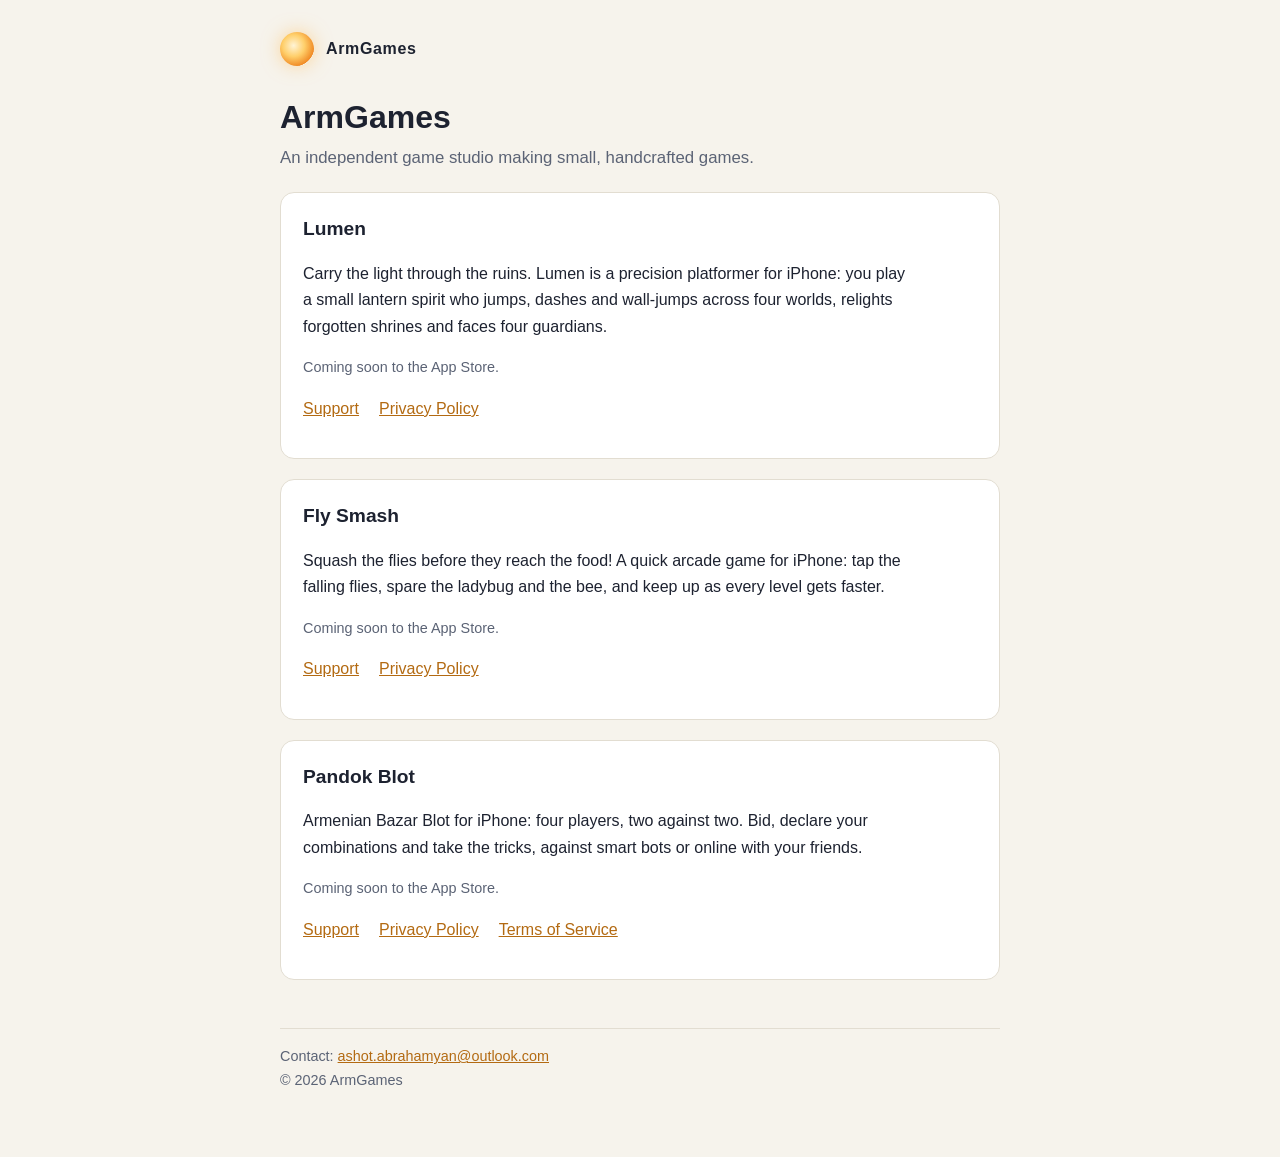
<file: index.html>
<!doctype html>
<html lang="en">
<head>
<meta charset="utf-8">
<meta name="viewport" content="width=device-width, initial-scale=1">
<title>ArmGames</title>
<meta name="description" content="ArmGames is an independent game studio. Games for iPhone: Lumen, a lantern-spirit platformer, and Fly Smash, a quick arcade game, and Pandok Blot, the Armenian Blot card game.">
<link rel="stylesheet" href="/style.css">
</head>
<body>
<div class="wrap">
	<header class="site"><span class="mark" aria-hidden="true"></span><a href="/">ArmGames</a></header>

	<h1>ArmGames</h1>
	<p class="lead">An independent game studio making small, handcrafted games.</p>

	<section class="card">
		<h2>Lumen</h2>
		<p>Carry the light through the ruins. Lumen is a precision platformer for iPhone: you play a small lantern spirit
		who jumps, dashes and wall-jumps across four worlds, relights forgotten shrines and faces four guardians.</p>
		<p class="meta">Coming soon to the App Store.</p>
		<ul class="links">
			<li><a href="/lumen/support.html">Support</a></li>
			<li><a href="/lumen/privacy.html">Privacy Policy</a></li>
		</ul>
	</section>

	<section class="card">
		<h2>Fly Smash</h2>
		<p>Squash the flies before they reach the food! A quick arcade game for iPhone: tap the falling flies, spare the
		ladybug and the bee, and keep up as every level gets faster.</p>
		<p class="meta">Coming soon to the App Store.</p>
		<ul class="links">
			<li><a href="/flysmash/support.html">Support</a></li>
			<li><a href="/flysmash/privacy.html">Privacy Policy</a></li>
		</ul>
	</section>

	<section class="card">
		<h2>Pandok Blot</h2>
		<p>Armenian Bazar Blot for iPhone: four players, two against two. Bid, declare your combinations and take the
		tricks, against smart bots or online with your friends.</p>
		<p class="meta">Coming soon to the App Store.</p>
		<ul class="links">
			<li><a href="/pandokblot/support.html">Support</a></li>
			<li><a href="/pandokblot/privacy.html">Privacy Policy</a></li>
			<li><a href="/pandokblot/terms.html">Terms of Service</a></li>
		</ul>
	</section>

	<footer>
		Contact: <a href="mailto:ashot.abrahamyan@outlook.com">ashot.abrahamyan@outlook.com</a><br>
		&copy; 2026 ArmGames
	</footer>
</div>
</body>
</html>
</file>
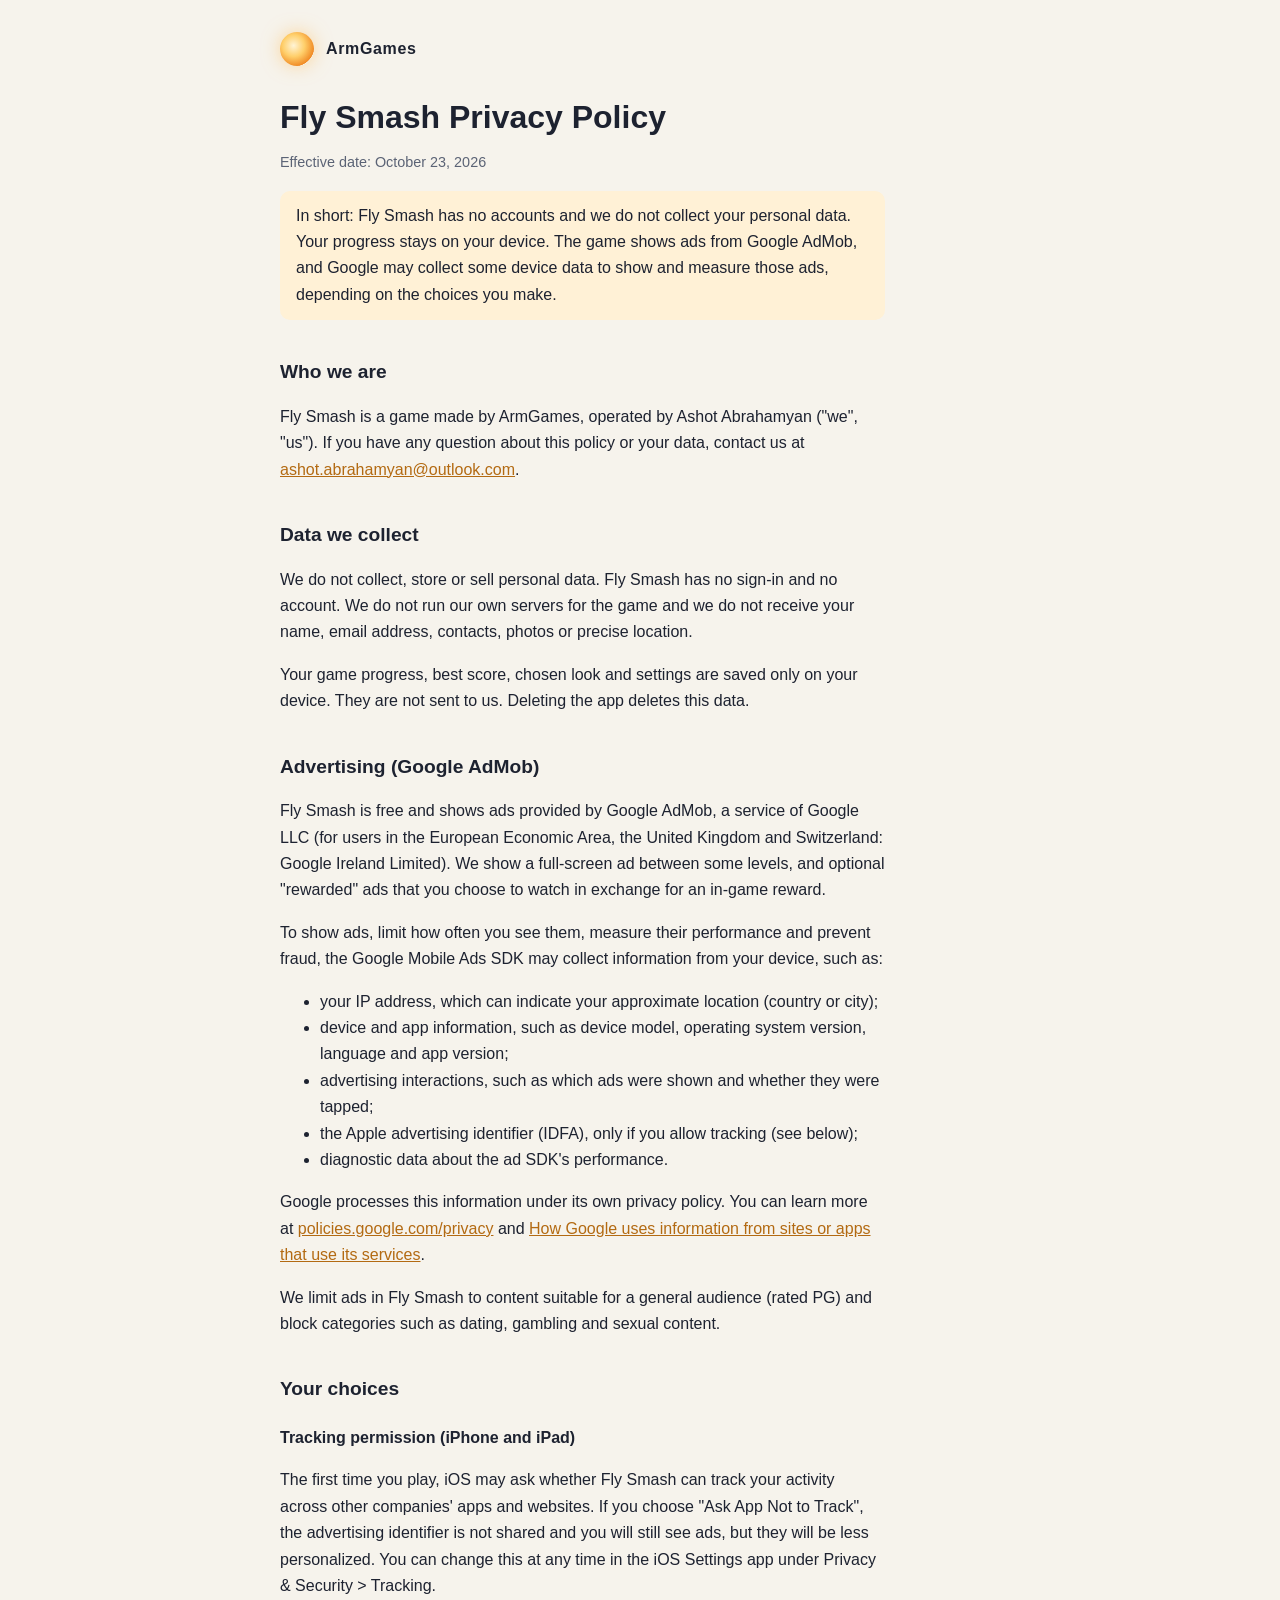
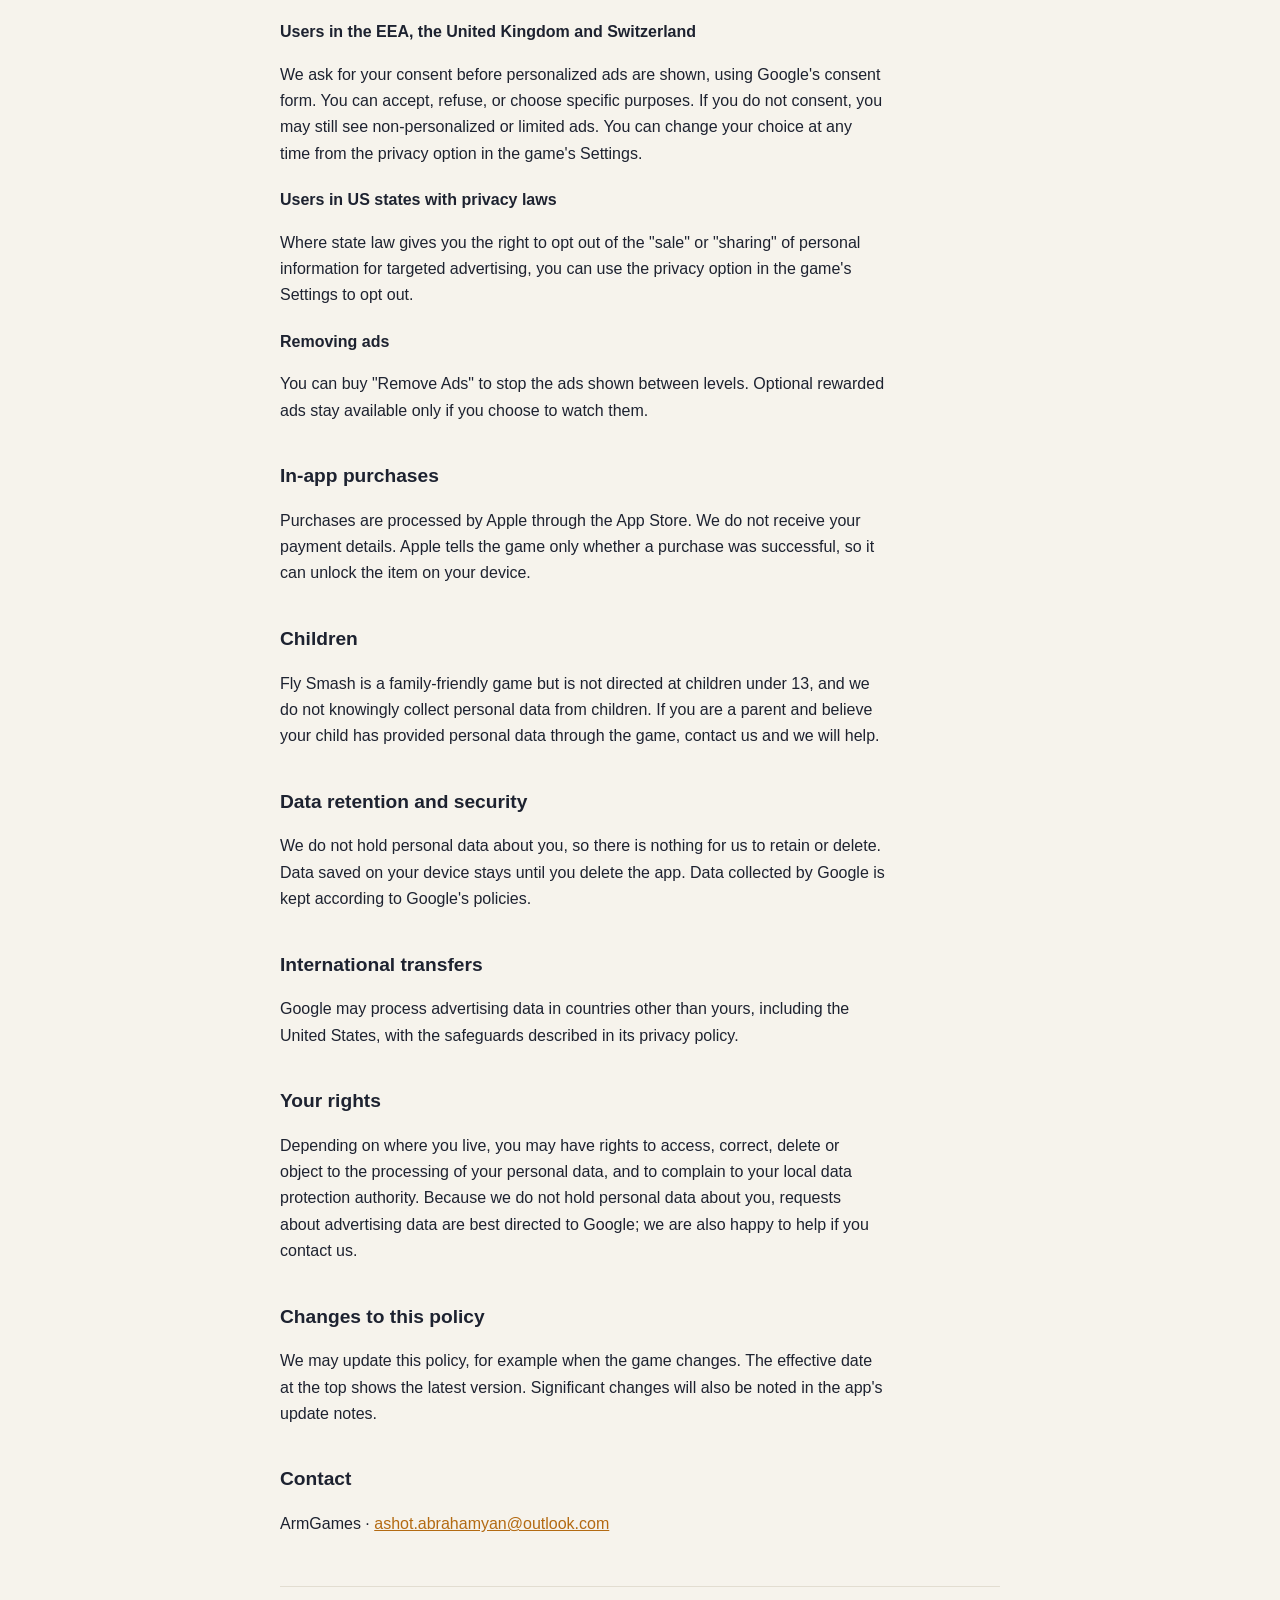
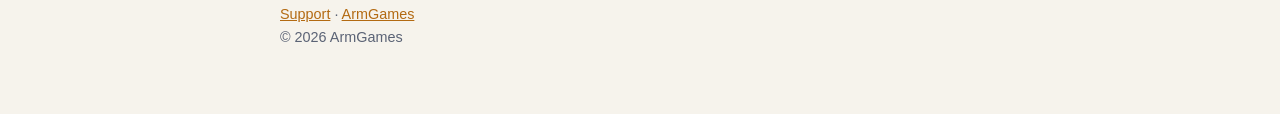
<file: flysmash/privacy.html>
<!doctype html>
<html lang="en">
<head>
<meta charset="utf-8">
<meta name="viewport" content="width=device-width, initial-scale=1">
<title>Fly Smash Privacy Policy</title>
<meta name="description" content="How Fly Smash by ArmGames handles your data, advertising and your privacy choices.">
<link rel="stylesheet" href="/style.css">
</head>
<body>
<div class="wrap">
	<header class="site"><span class="mark" aria-hidden="true"></span><a href="/">ArmGames</a></header>

	<h1>Fly Smash Privacy Policy</h1>
	<p class="meta">Effective date: October 23, 2026</p>

	<p class="note">In short: Fly Smash has no accounts and we do not collect your personal data. Your progress stays on your
	device. The game shows ads from Google AdMob, and Google may collect some device data to show and measure those ads,
	depending on the choices you make.</p>

	<h2>Who we are</h2>
	<p>Fly Smash is a game made by ArmGames, operated by Ashot Abrahamyan ("we", "us"). If you have any question about this
	policy or your data, contact us at
	<a href="mailto:ashot.abrahamyan@outlook.com">ashot.abrahamyan@outlook.com</a>.</p>

	<h2>Data we collect</h2>
	<p>We do not collect, store or sell personal data. Fly Smash has no sign-in and no account. We do not run our own servers
	for the game and we do not receive your name, email address, contacts, photos or precise location.</p>
	<p>Your game progress, best score, chosen look and settings are saved only on your device. They are not
	sent to us. Deleting the app deletes this data.</p>

	<h2>Advertising (Google AdMob)</h2>
	<p>Fly Smash is free and shows ads provided by Google AdMob, a service of Google LLC (for users in the European Economic
	Area, the United Kingdom and Switzerland: Google Ireland Limited). We show a full-screen ad between some levels, and
	optional "rewarded" ads that you choose to watch in exchange for an in-game reward.</p>
	<p>To show ads, limit how often you see them, measure their performance and prevent fraud, the Google Mobile Ads SDK
	may collect information from your device, such as:</p>
	<ul>
		<li>your IP address, which can indicate your approximate location (country or city);</li>
		<li>device and app information, such as device model, operating system version, language and app version;</li>
		<li>advertising interactions, such as which ads were shown and whether they were tapped;</li>
		<li>the Apple advertising identifier (IDFA), only if you allow tracking (see below);</li>
		<li>diagnostic data about the ad SDK's performance.</li>
	</ul>
	<p>Google processes this information under its own privacy policy. You can learn more at
	<a href="https://policies.google.com/privacy">policies.google.com/privacy</a> and
	<a href="https://policies.google.com/technologies/partner-sites">How Google uses information from sites or apps that
	use its services</a>.</p>
	<p>We limit ads in Fly Smash to content suitable for a general audience (rated PG) and block categories such as dating,
	gambling and sexual content.</p>

	<h2>Your choices</h2>
	<h3>Tracking permission (iPhone and iPad)</h3>
	<p>The first time you play, iOS may ask whether Fly Smash can track your activity across other companies' apps and
	websites. If you choose "Ask App Not to Track", the advertising identifier is not shared and you will still see ads,
	but they will be less personalized. You can change this at any time in the iOS Settings app under
	Privacy &amp; Security &gt; Tracking.</p>
	<h3>Users in the EEA, the United Kingdom and Switzerland</h3>
	<p>We ask for your consent before personalized ads are shown, using Google's consent form. You can accept, refuse,
	or choose specific purposes. If you do not consent, you may still see non-personalized or limited ads. You can change
	your choice at any time from the privacy option in the game's Settings.</p>
	<h3>Users in US states with privacy laws</h3>
	<p>Where state law gives you the right to opt out of the "sale" or "sharing" of personal information for targeted
	advertising, you can use the privacy option in the game's Settings to opt out.</p>
	<h3>Removing ads</h3>
	<p>You can buy "Remove Ads" to stop the ads shown between levels. Optional rewarded ads stay available only if you
	choose to watch them.</p>

	<h2>In-app purchases</h2>
	<p>Purchases are processed by Apple through the App Store. We do not receive your payment details. Apple tells the
	game only whether a purchase was successful, so it can unlock the item on your device.</p>

	<h2>Children</h2>
	<p>Fly Smash is a family-friendly game but is not directed at children under 13, and we do not knowingly collect personal
	data from children. If you are a parent and believe your child has provided personal data through the game, contact
	us and we will help.</p>

	<h2>Data retention and security</h2>
	<p>We do not hold personal data about you, so there is nothing for us to retain or delete. Data saved on your device
	stays until you delete the app. Data collected by Google is kept according to Google's policies.</p>

	<h2>International transfers</h2>
	<p>Google may process advertising data in countries other than yours, including the United States, with the
	safeguards described in its privacy policy.</p>

	<h2>Your rights</h2>
	<p>Depending on where you live, you may have rights to access, correct, delete or object to the processing of your
	personal data, and to complain to your local data protection authority. Because we do not hold personal data about
	you, requests about advertising data are best directed to Google; we are also happy to help if you contact us.</p>

	<h2>Changes to this policy</h2>
	<p>We may update this policy, for example when the game changes. The effective date at the top shows the latest
	version. Significant changes will also be noted in the app's update notes.</p>

	<h2>Contact</h2>
	<p>ArmGames &middot; <a href="mailto:ashot.abrahamyan@outlook.com">ashot.abrahamyan@outlook.com</a></p>

	<footer>
		<a href="/flysmash/support.html">Support</a> &middot; <a href="/">ArmGames</a><br>
		&copy; 2026 ArmGames
	</footer>
</div>
</body>
</html>
</file>
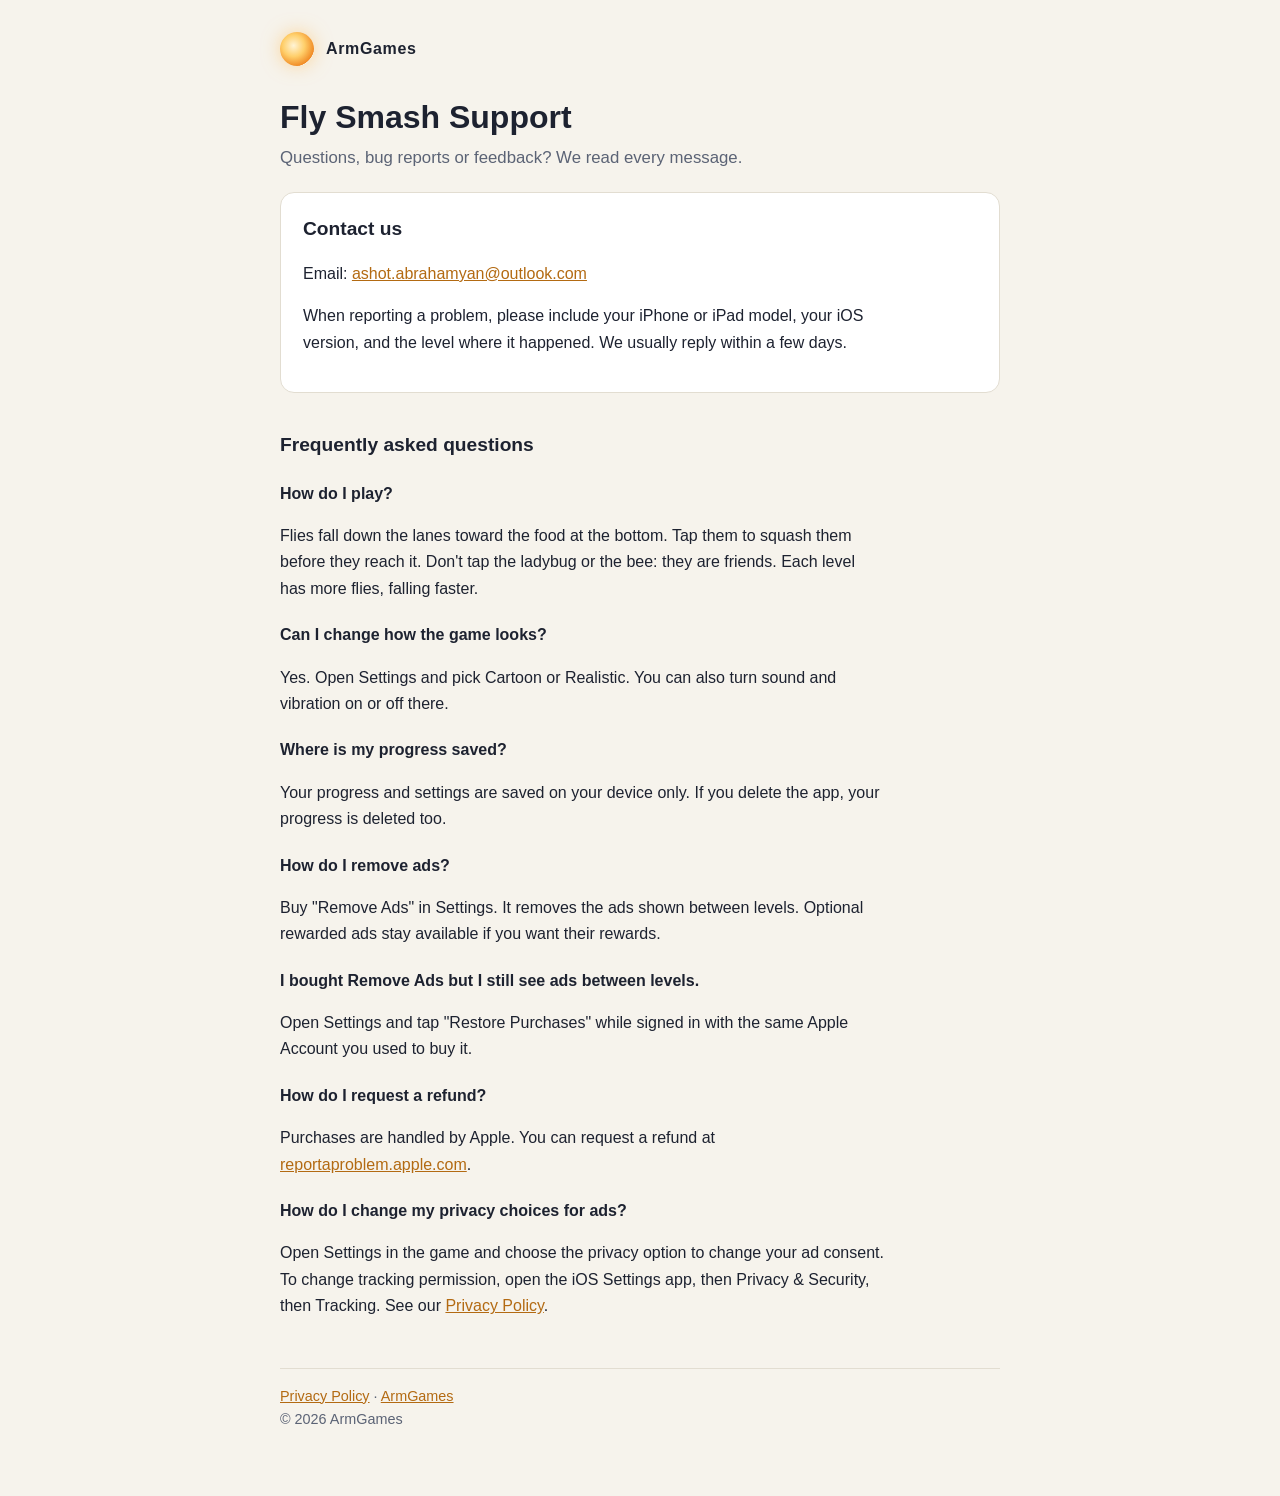
<file: flysmash/support.html>
<!doctype html>
<html lang="en">
<head>
<meta charset="utf-8">
<meta name="viewport" content="width=device-width, initial-scale=1">
<title>Fly Smash Support</title>
<meta name="description" content="Help and contact for Fly Smash, an arcade game by ArmGames.">
<link rel="stylesheet" href="/style.css">
</head>
<body>
<div class="wrap">
	<header class="site"><span class="mark" aria-hidden="true"></span><a href="/">ArmGames</a></header>

	<h1>Fly Smash Support</h1>
	<p class="lead">Questions, bug reports or feedback? We read every message.</p>

	<section class="card">
		<h2>Contact us</h2>
		<p>Email: <a href="mailto:ashot.abrahamyan@outlook.com?subject=Fly%20Smash%20support">ashot.abrahamyan@outlook.com</a></p>
		<p>When reporting a problem, please include your iPhone or iPad model, your iOS version, and the level where it happened.
		We usually reply within a few days.</p>
	</section>

	<h2>Frequently asked questions</h2>

	<h3>How do I play?</h3>
	<p>Flies fall down the lanes toward the food at the bottom. Tap them to squash them before they reach it. Don't tap the
	ladybug or the bee: they are friends. Each level has more flies, falling faster.</p>

	<h3>Can I change how the game looks?</h3>
	<p>Yes. Open Settings and pick Cartoon or Realistic. You can also turn sound and vibration on or off there.</p>

	<h3>Where is my progress saved?</h3>
	<p>Your progress and settings are saved on your device only. If you delete the app, your progress is deleted too.</p>

	<h3>How do I remove ads?</h3>
	<p>Buy "Remove Ads" in Settings. It removes the ads shown between levels. Optional rewarded ads stay available if you
	want their rewards.</p>

	<h3>I bought Remove Ads but I still see ads between levels.</h3>
	<p>Open Settings and tap "Restore Purchases" while signed in with the same Apple Account you used to buy it.</p>

	<h3>How do I request a refund?</h3>
	<p>Purchases are handled by Apple. You can request a refund at
	<a href="https://reportaproblem.apple.com">reportaproblem.apple.com</a>.</p>

	<h3>How do I change my privacy choices for ads?</h3>
	<p>Open Settings in the game and choose the privacy option to change your ad consent. To change tracking permission, open
	the iOS Settings app, then Privacy &amp; Security, then Tracking. See our <a href="/flysmash/privacy.html">Privacy Policy</a>.</p>

	<footer>
		<a href="/flysmash/privacy.html">Privacy Policy</a> &middot; <a href="/">ArmGames</a><br>
		&copy; 2026 ArmGames
	</footer>
</div>
</body>
</html>
</file>
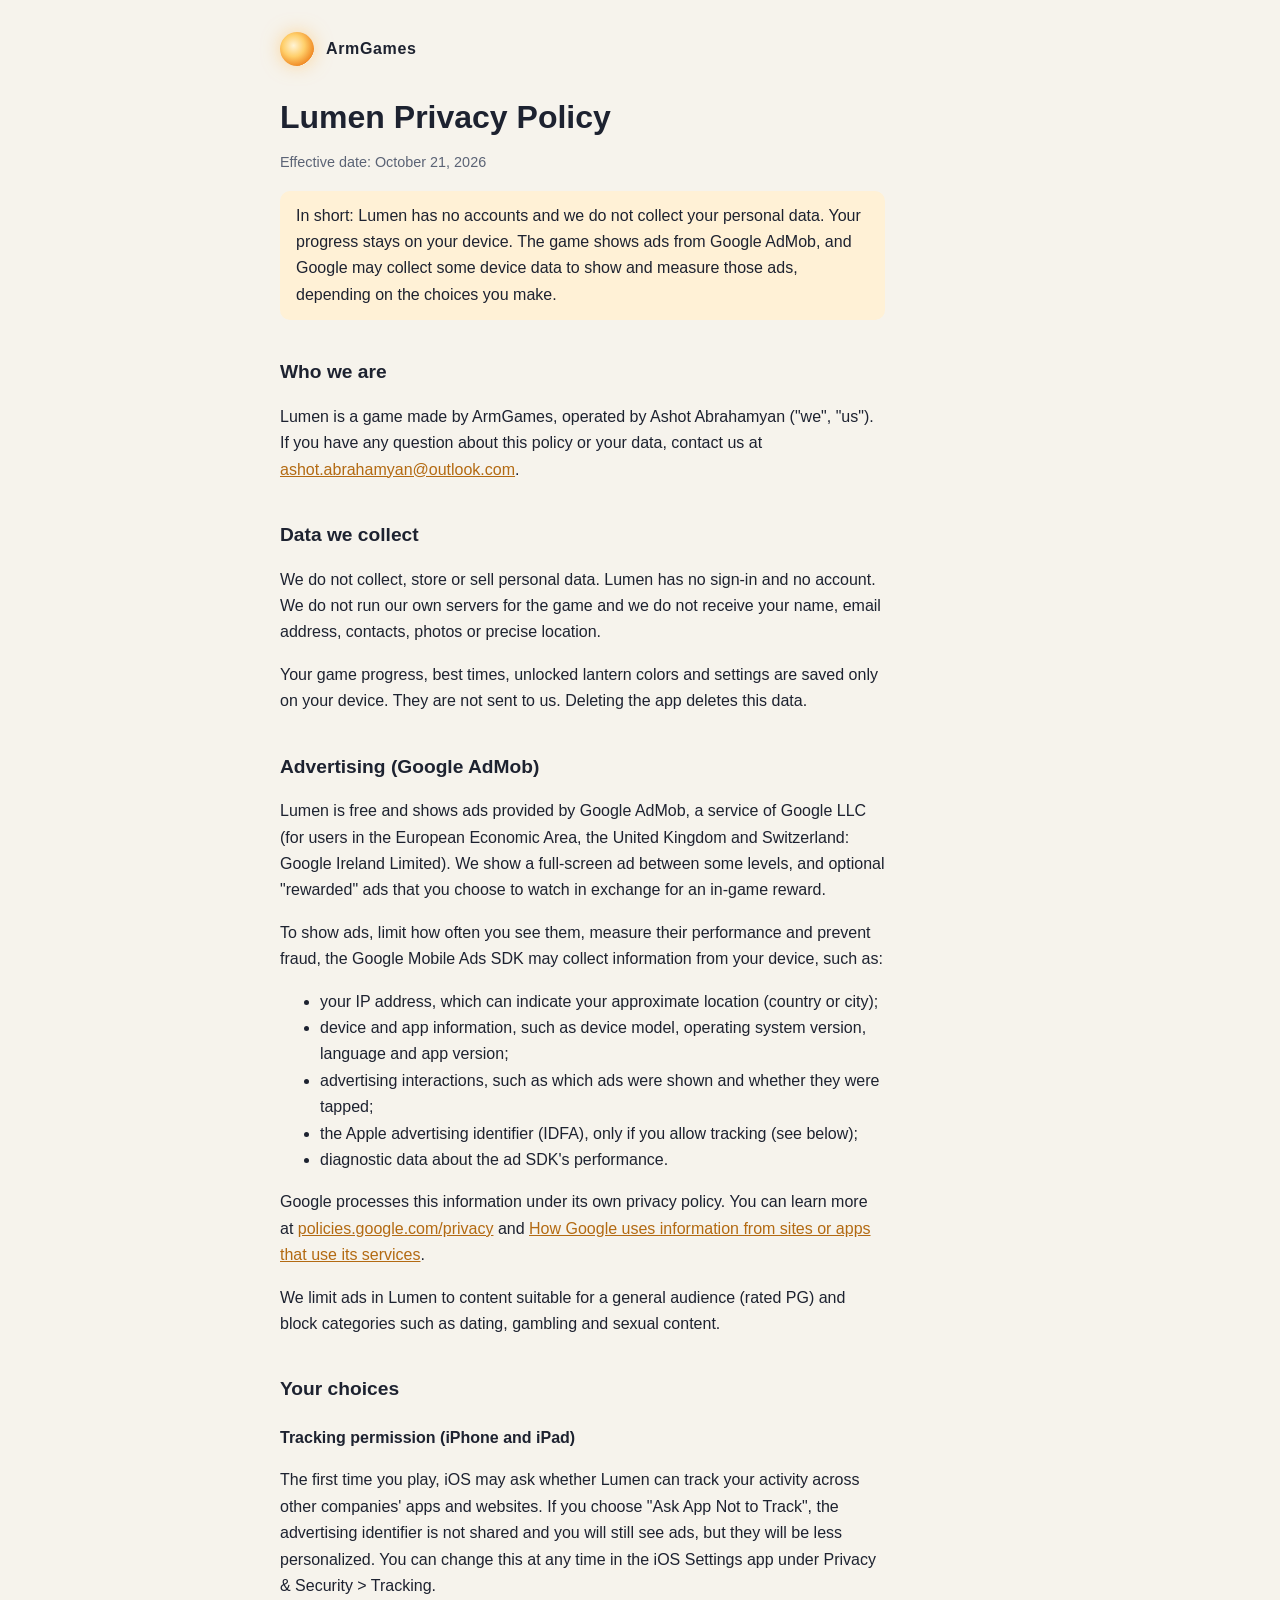
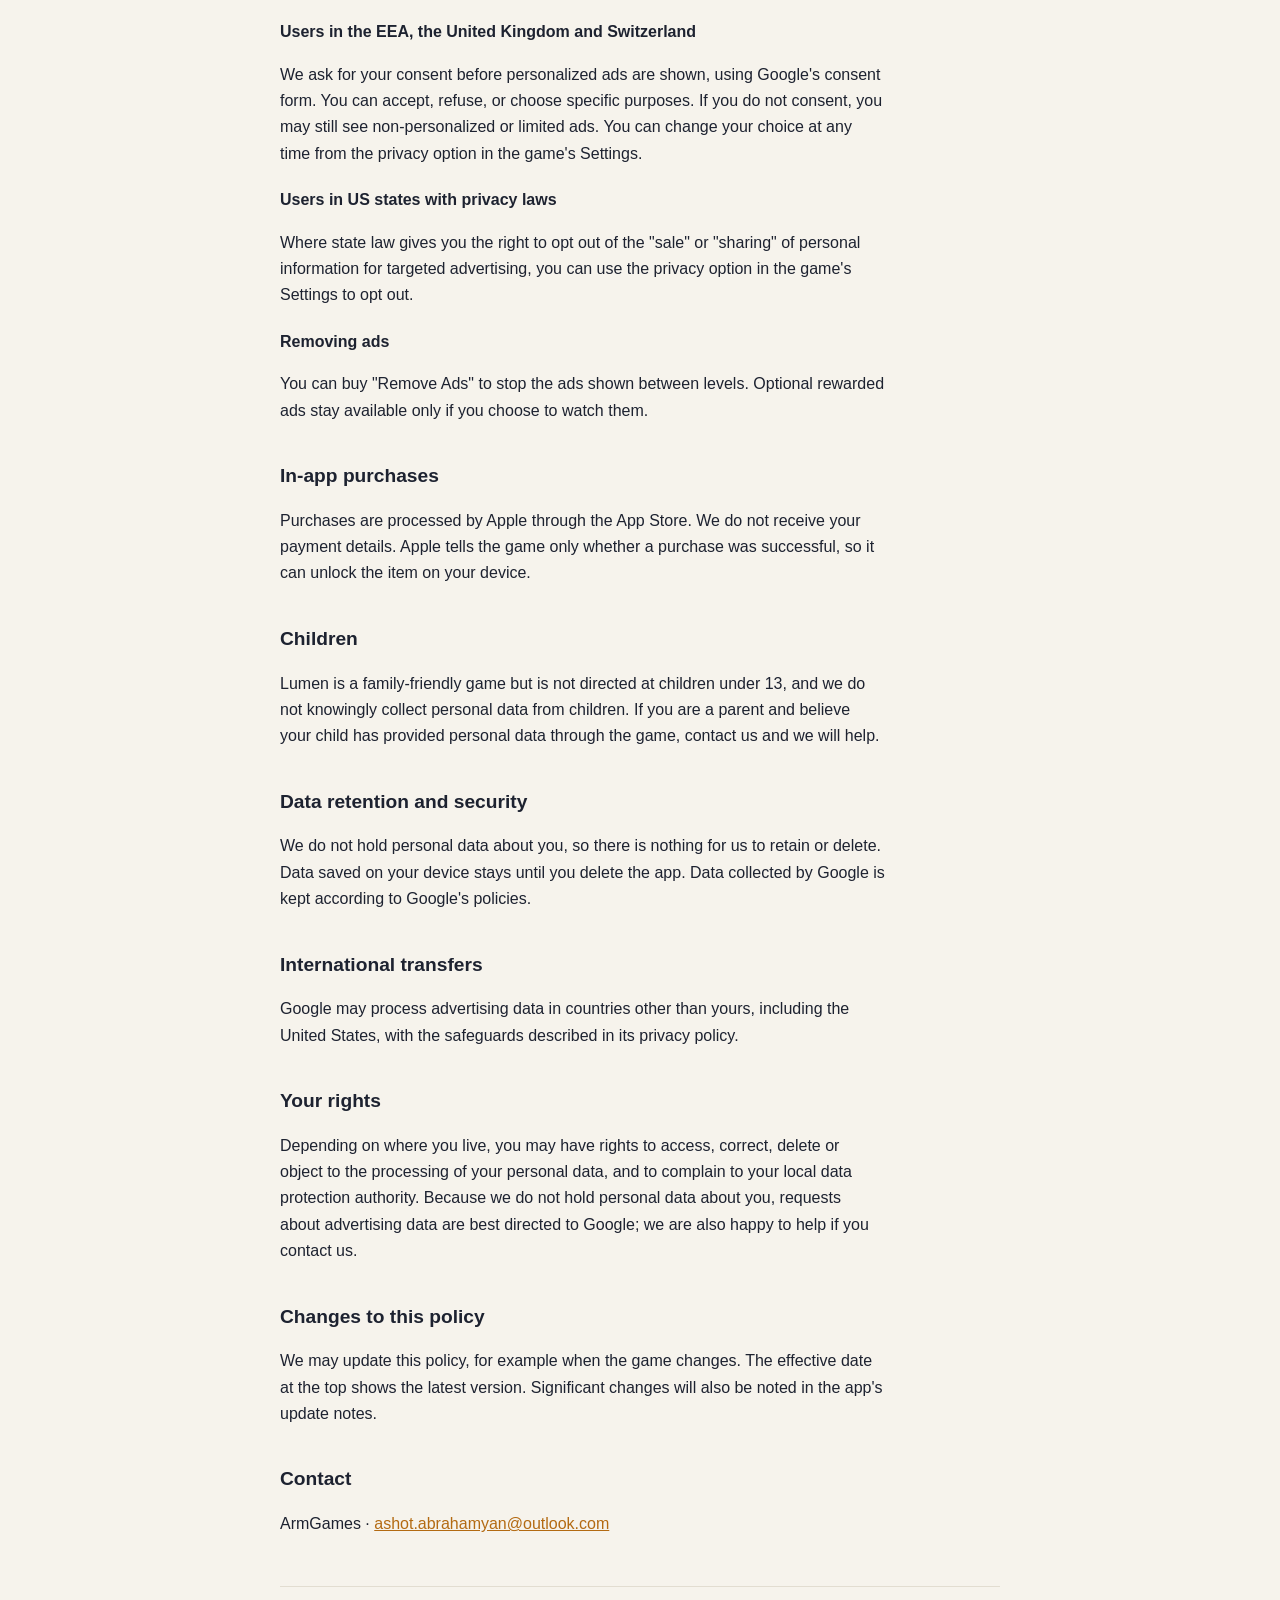
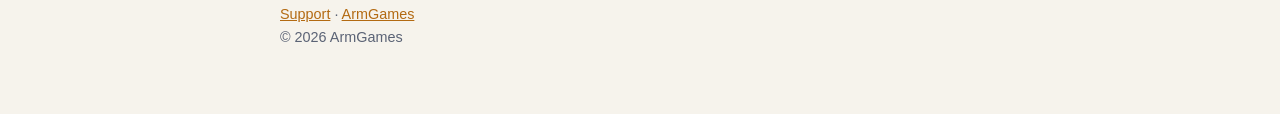
<file: lumen/privacy.html>
<!doctype html>
<html lang="en">
<head>
<meta charset="utf-8">
<meta name="viewport" content="width=device-width, initial-scale=1">
<title>Lumen Privacy Policy</title>
<meta name="description" content="How Lumen by ArmGames handles your data, advertising and your privacy choices.">
<link rel="stylesheet" href="/style.css">
</head>
<body>
<div class="wrap">
	<header class="site"><span class="mark" aria-hidden="true"></span><a href="/">ArmGames</a></header>

	<h1>Lumen Privacy Policy</h1>
	<p class="meta">Effective date: October 21, 2026</p>

	<p class="note">In short: Lumen has no accounts and we do not collect your personal data. Your progress stays on your
	device. The game shows ads from Google AdMob, and Google may collect some device data to show and measure those ads,
	depending on the choices you make.</p>

	<h2>Who we are</h2>
	<p>Lumen is a game made by ArmGames, operated by Ashot Abrahamyan ("we", "us"). If you have any question about this
	policy or your data, contact us at
	<a href="mailto:ashot.abrahamyan@outlook.com">ashot.abrahamyan@outlook.com</a>.</p>

	<h2>Data we collect</h2>
	<p>We do not collect, store or sell personal data. Lumen has no sign-in and no account. We do not run our own servers
	for the game and we do not receive your name, email address, contacts, photos or precise location.</p>
	<p>Your game progress, best times, unlocked lantern colors and settings are saved only on your device. They are not
	sent to us. Deleting the app deletes this data.</p>

	<h2>Advertising (Google AdMob)</h2>
	<p>Lumen is free and shows ads provided by Google AdMob, a service of Google LLC (for users in the European Economic
	Area, the United Kingdom and Switzerland: Google Ireland Limited). We show a full-screen ad between some levels, and
	optional "rewarded" ads that you choose to watch in exchange for an in-game reward.</p>
	<p>To show ads, limit how often you see them, measure their performance and prevent fraud, the Google Mobile Ads SDK
	may collect information from your device, such as:</p>
	<ul>
		<li>your IP address, which can indicate your approximate location (country or city);</li>
		<li>device and app information, such as device model, operating system version, language and app version;</li>
		<li>advertising interactions, such as which ads were shown and whether they were tapped;</li>
		<li>the Apple advertising identifier (IDFA), only if you allow tracking (see below);</li>
		<li>diagnostic data about the ad SDK's performance.</li>
	</ul>
	<p>Google processes this information under its own privacy policy. You can learn more at
	<a href="https://policies.google.com/privacy">policies.google.com/privacy</a> and
	<a href="https://policies.google.com/technologies/partner-sites">How Google uses information from sites or apps that
	use its services</a>.</p>
	<p>We limit ads in Lumen to content suitable for a general audience (rated PG) and block categories such as dating,
	gambling and sexual content.</p>

	<h2>Your choices</h2>
	<h3>Tracking permission (iPhone and iPad)</h3>
	<p>The first time you play, iOS may ask whether Lumen can track your activity across other companies' apps and
	websites. If you choose "Ask App Not to Track", the advertising identifier is not shared and you will still see ads,
	but they will be less personalized. You can change this at any time in the iOS Settings app under
	Privacy &amp; Security &gt; Tracking.</p>
	<h3>Users in the EEA, the United Kingdom and Switzerland</h3>
	<p>We ask for your consent before personalized ads are shown, using Google's consent form. You can accept, refuse,
	or choose specific purposes. If you do not consent, you may still see non-personalized or limited ads. You can change
	your choice at any time from the privacy option in the game's Settings.</p>
	<h3>Users in US states with privacy laws</h3>
	<p>Where state law gives you the right to opt out of the "sale" or "sharing" of personal information for targeted
	advertising, you can use the privacy option in the game's Settings to opt out.</p>
	<h3>Removing ads</h3>
	<p>You can buy "Remove Ads" to stop the ads shown between levels. Optional rewarded ads stay available only if you
	choose to watch them.</p>

	<h2>In-app purchases</h2>
	<p>Purchases are processed by Apple through the App Store. We do not receive your payment details. Apple tells the
	game only whether a purchase was successful, so it can unlock the item on your device.</p>

	<h2>Children</h2>
	<p>Lumen is a family-friendly game but is not directed at children under 13, and we do not knowingly collect personal
	data from children. If you are a parent and believe your child has provided personal data through the game, contact
	us and we will help.</p>

	<h2>Data retention and security</h2>
	<p>We do not hold personal data about you, so there is nothing for us to retain or delete. Data saved on your device
	stays until you delete the app. Data collected by Google is kept according to Google's policies.</p>

	<h2>International transfers</h2>
	<p>Google may process advertising data in countries other than yours, including the United States, with the
	safeguards described in its privacy policy.</p>

	<h2>Your rights</h2>
	<p>Depending on where you live, you may have rights to access, correct, delete or object to the processing of your
	personal data, and to complain to your local data protection authority. Because we do not hold personal data about
	you, requests about advertising data are best directed to Google; we are also happy to help if you contact us.</p>

	<h2>Changes to this policy</h2>
	<p>We may update this policy, for example when the game changes. The effective date at the top shows the latest
	version. Significant changes will also be noted in the app's update notes.</p>

	<h2>Contact</h2>
	<p>ArmGames &middot; <a href="mailto:ashot.abrahamyan@outlook.com">ashot.abrahamyan@outlook.com</a></p>

	<footer>
		<a href="/lumen/support.html">Support</a> &middot; <a href="/">ArmGames</a><br>
		&copy; 2026 ArmGames
	</footer>
</div>
</body>
</html>
</file>
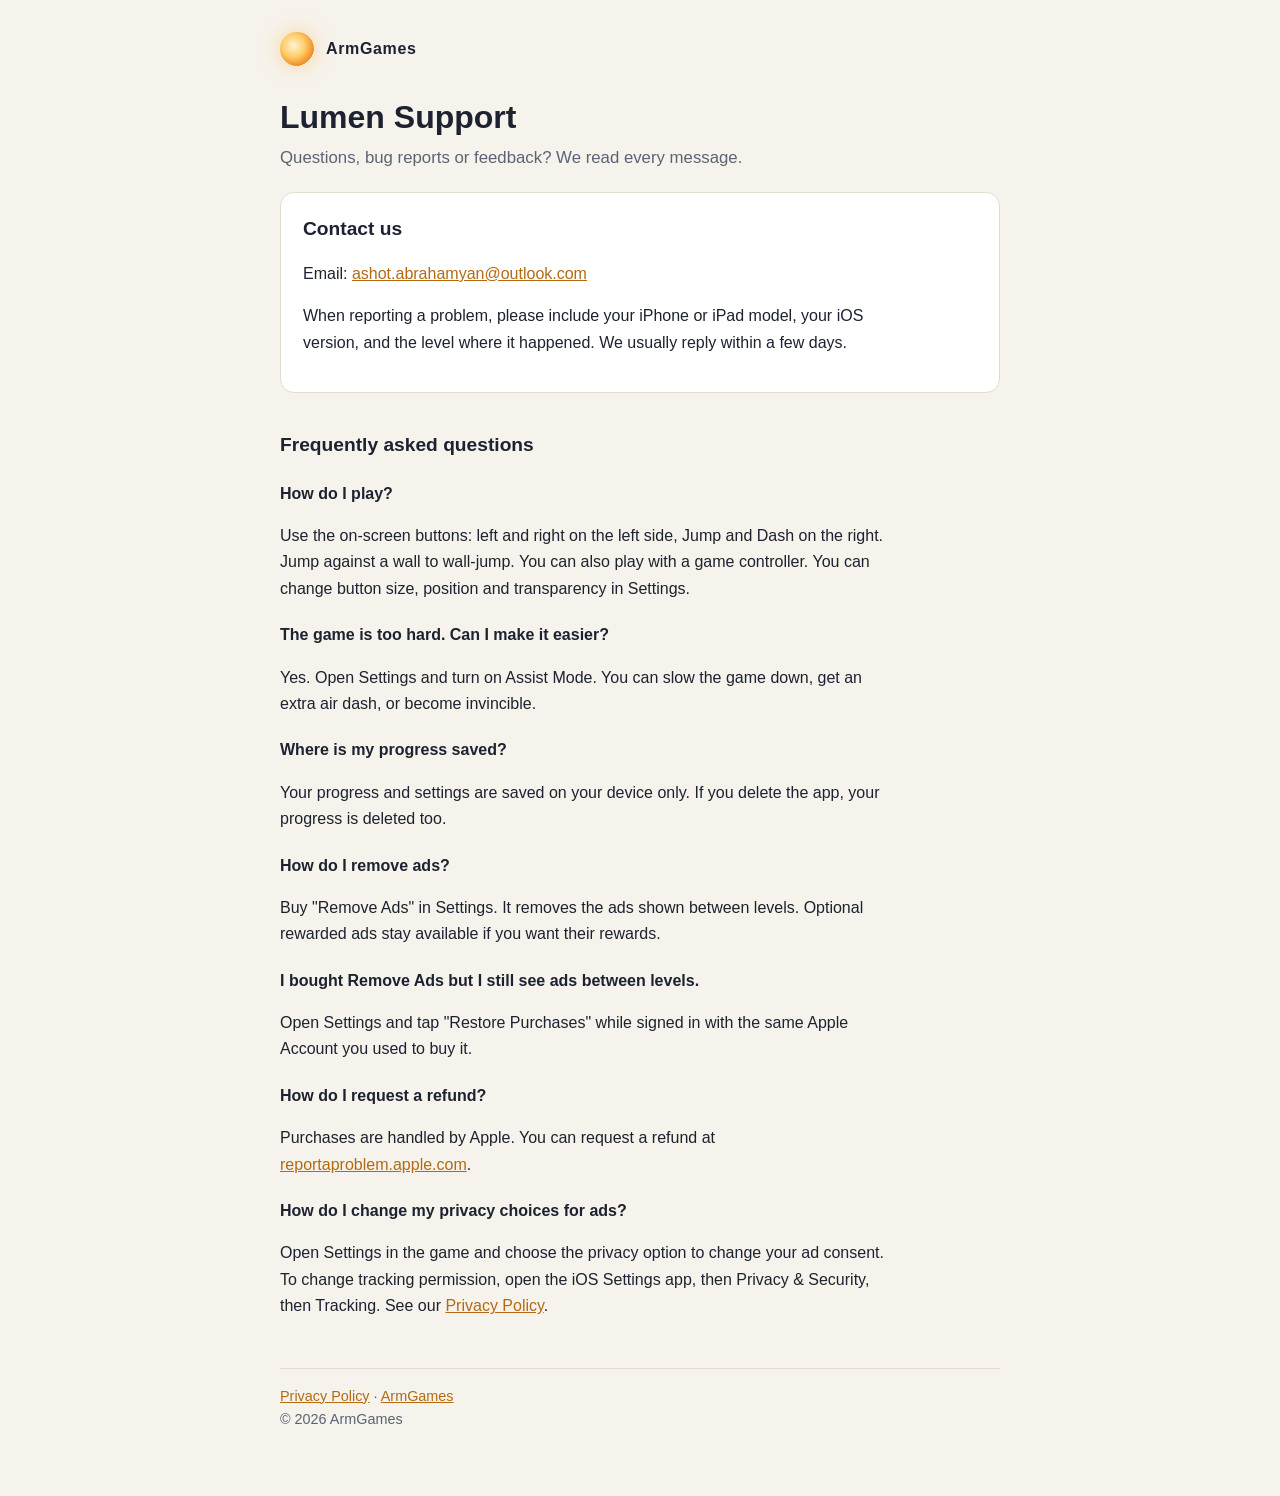
<file: lumen/support.html>
<!doctype html>
<html lang="en">
<head>
<meta charset="utf-8">
<meta name="viewport" content="width=device-width, initial-scale=1">
<title>Lumen Support</title>
<meta name="description" content="Help and contact for Lumen, a platformer by ArmGames.">
<link rel="stylesheet" href="/style.css">
</head>
<body>
<div class="wrap">
	<header class="site"><span class="mark" aria-hidden="true"></span><a href="/">ArmGames</a></header>

	<h1>Lumen Support</h1>
	<p class="lead">Questions, bug reports or feedback? We read every message.</p>

	<section class="card">
		<h2>Contact us</h2>
		<p>Email: <a href="mailto:ashot.abrahamyan@outlook.com?subject=Lumen%20support">ashot.abrahamyan@outlook.com</a></p>
		<p>When reporting a problem, please include your iPhone or iPad model, your iOS version, and the level where it happened.
		We usually reply within a few days.</p>
	</section>

	<h2>Frequently asked questions</h2>

	<h3>How do I play?</h3>
	<p>Use the on-screen buttons: left and right on the left side, Jump and Dash on the right. Jump against a wall to wall-jump.
	You can also play with a game controller. You can change button size, position and transparency in Settings.</p>

	<h3>The game is too hard. Can I make it easier?</h3>
	<p>Yes. Open Settings and turn on Assist Mode. You can slow the game down, get an extra air dash, or become invincible.</p>

	<h3>Where is my progress saved?</h3>
	<p>Your progress and settings are saved on your device only. If you delete the app, your progress is deleted too.</p>

	<h3>How do I remove ads?</h3>
	<p>Buy "Remove Ads" in Settings. It removes the ads shown between levels. Optional rewarded ads stay available if you
	want their rewards.</p>

	<h3>I bought Remove Ads but I still see ads between levels.</h3>
	<p>Open Settings and tap "Restore Purchases" while signed in with the same Apple Account you used to buy it.</p>

	<h3>How do I request a refund?</h3>
	<p>Purchases are handled by Apple. You can request a refund at
	<a href="https://reportaproblem.apple.com">reportaproblem.apple.com</a>.</p>

	<h3>How do I change my privacy choices for ads?</h3>
	<p>Open Settings in the game and choose the privacy option to change your ad consent. To change tracking permission, open
	the iOS Settings app, then Privacy &amp; Security, then Tracking. See our <a href="/lumen/privacy.html">Privacy Policy</a>.</p>

	<footer>
		<a href="/lumen/privacy.html">Privacy Policy</a> &middot; <a href="/">ArmGames</a><br>
		&copy; 2026 ArmGames
	</footer>
</div>
</body>
</html>
</file>
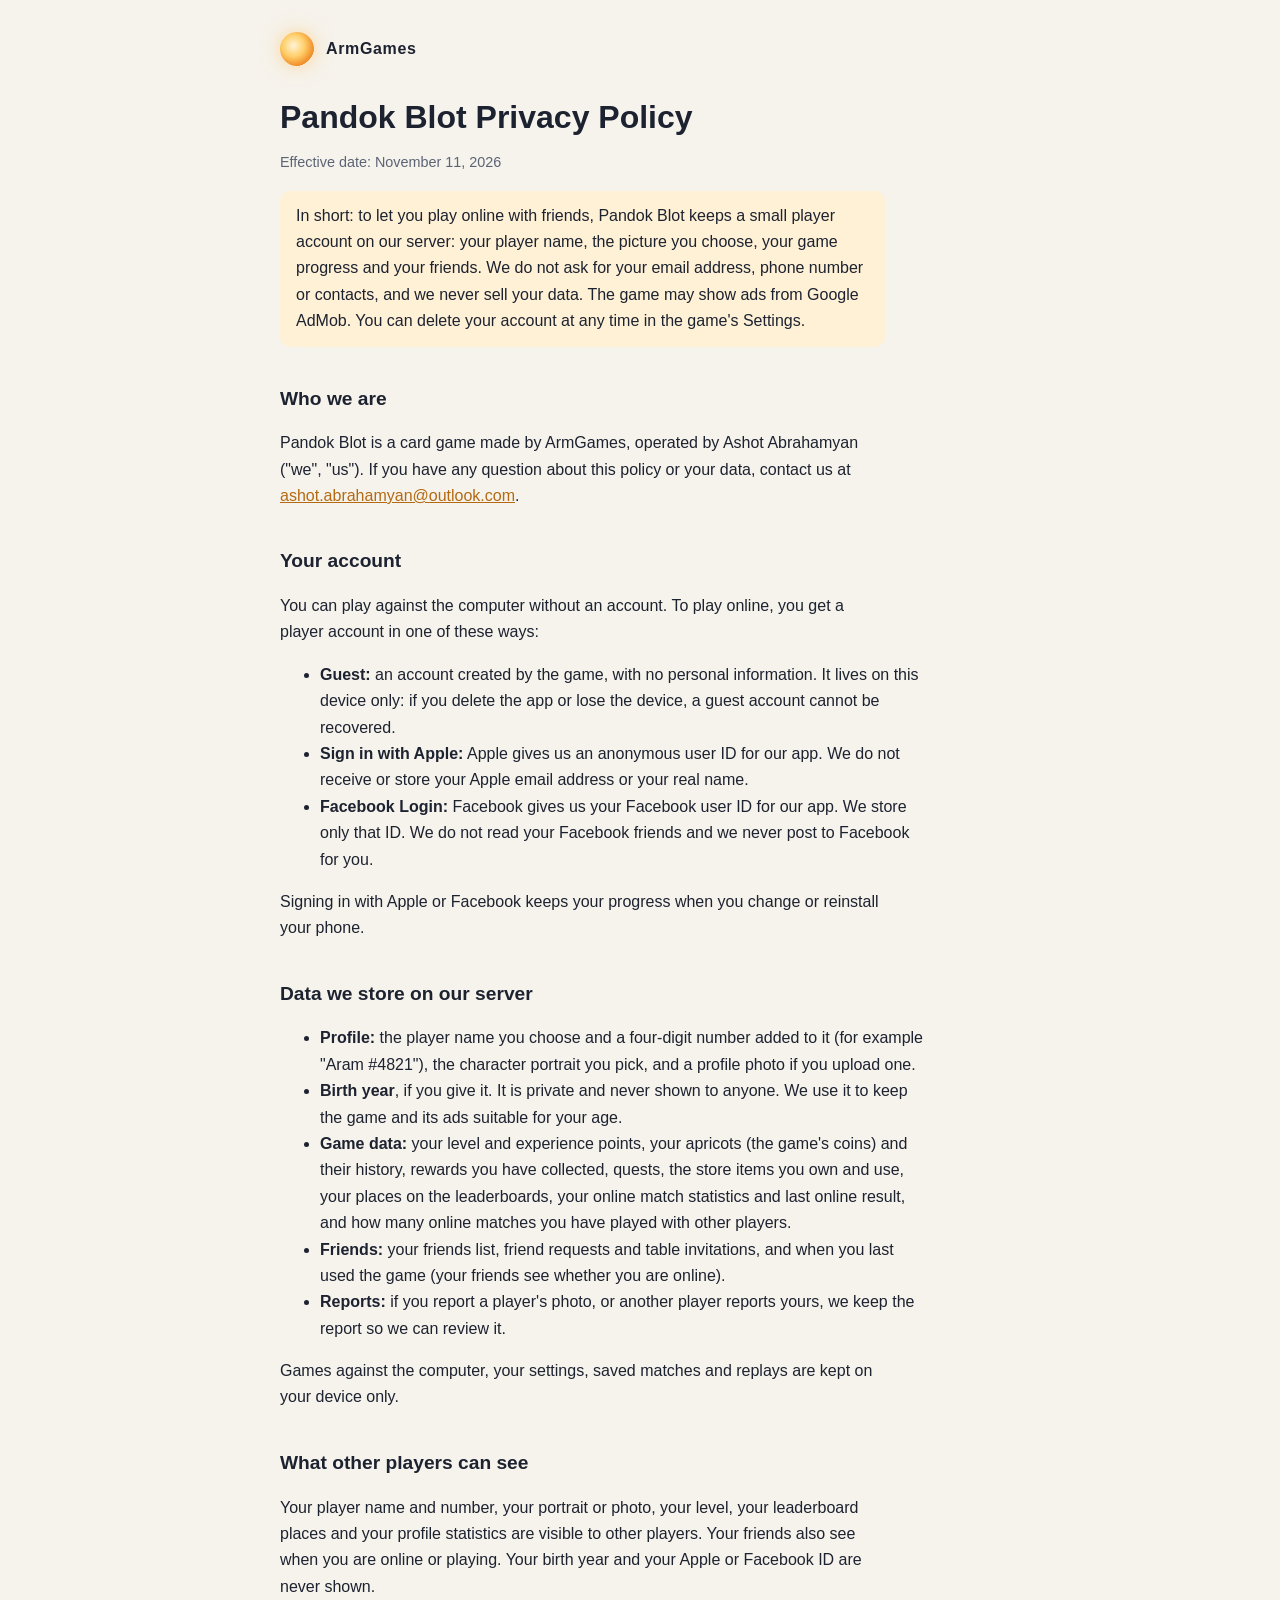
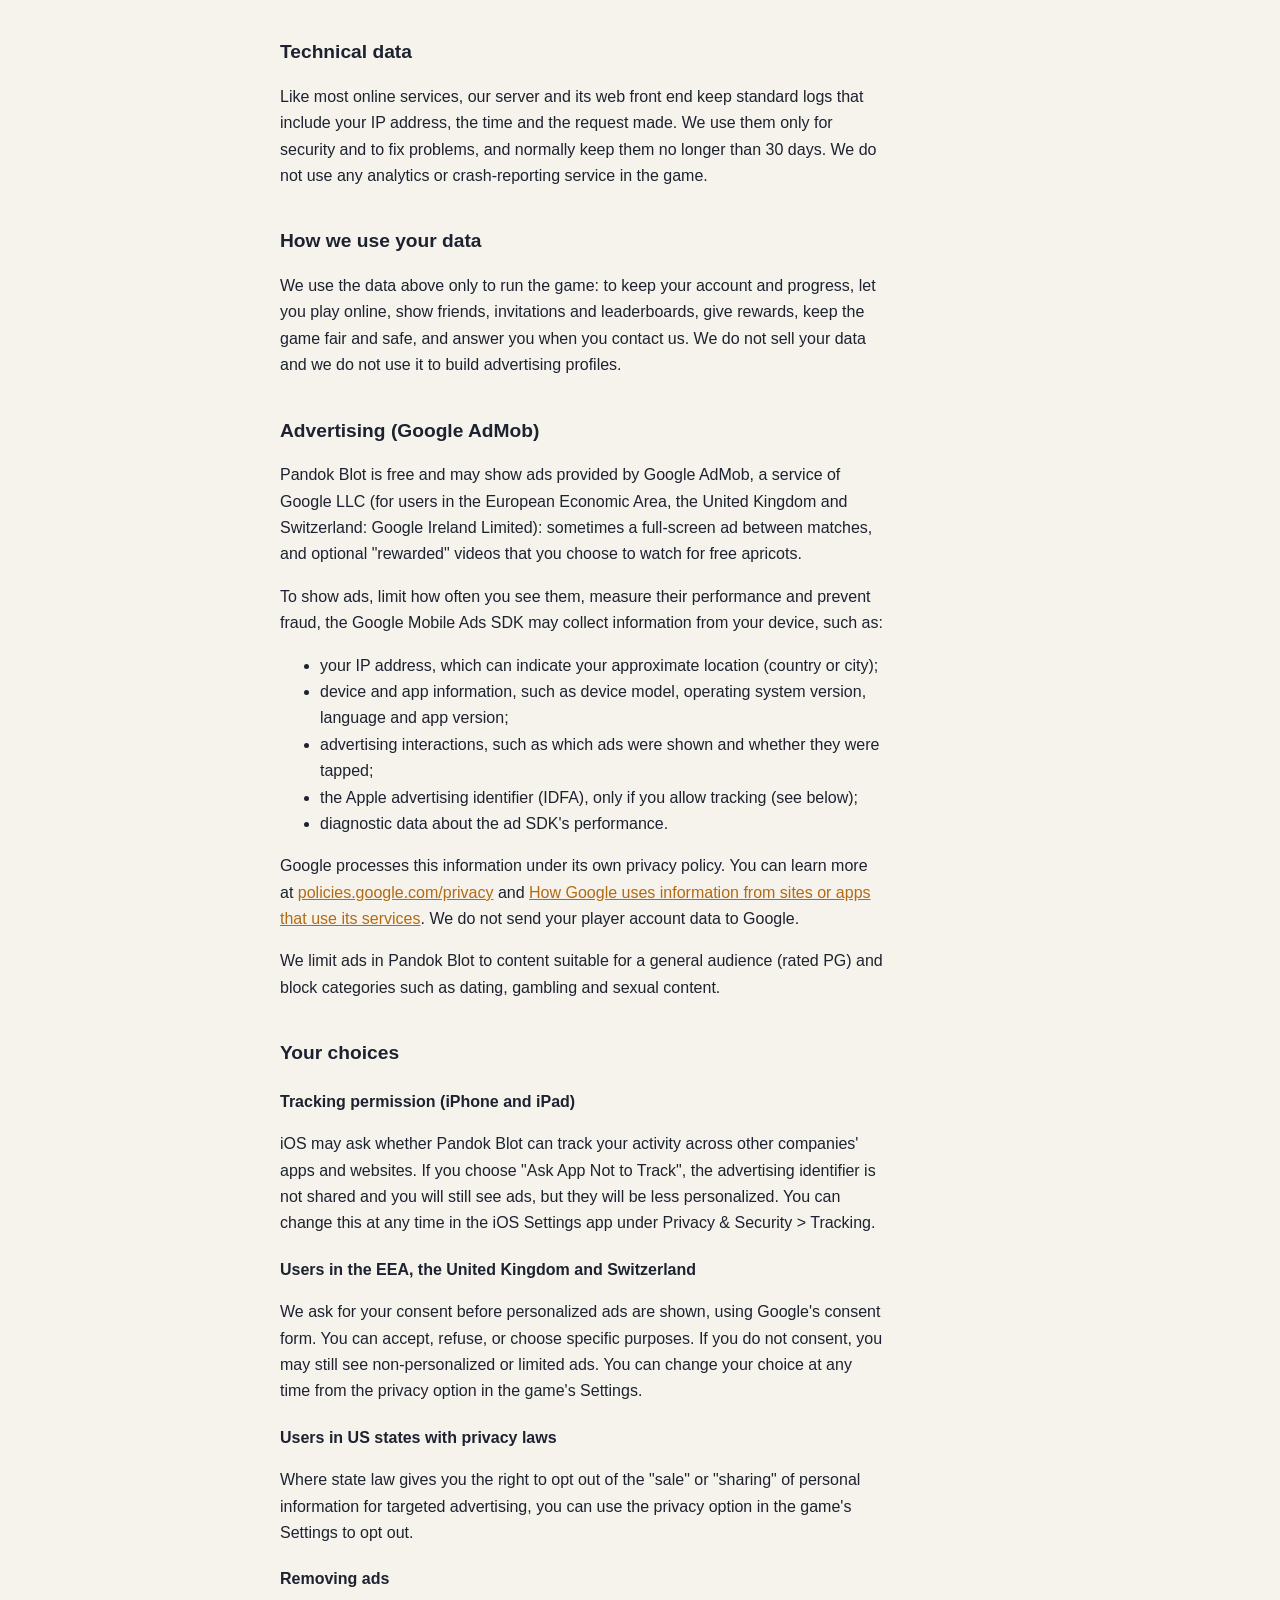
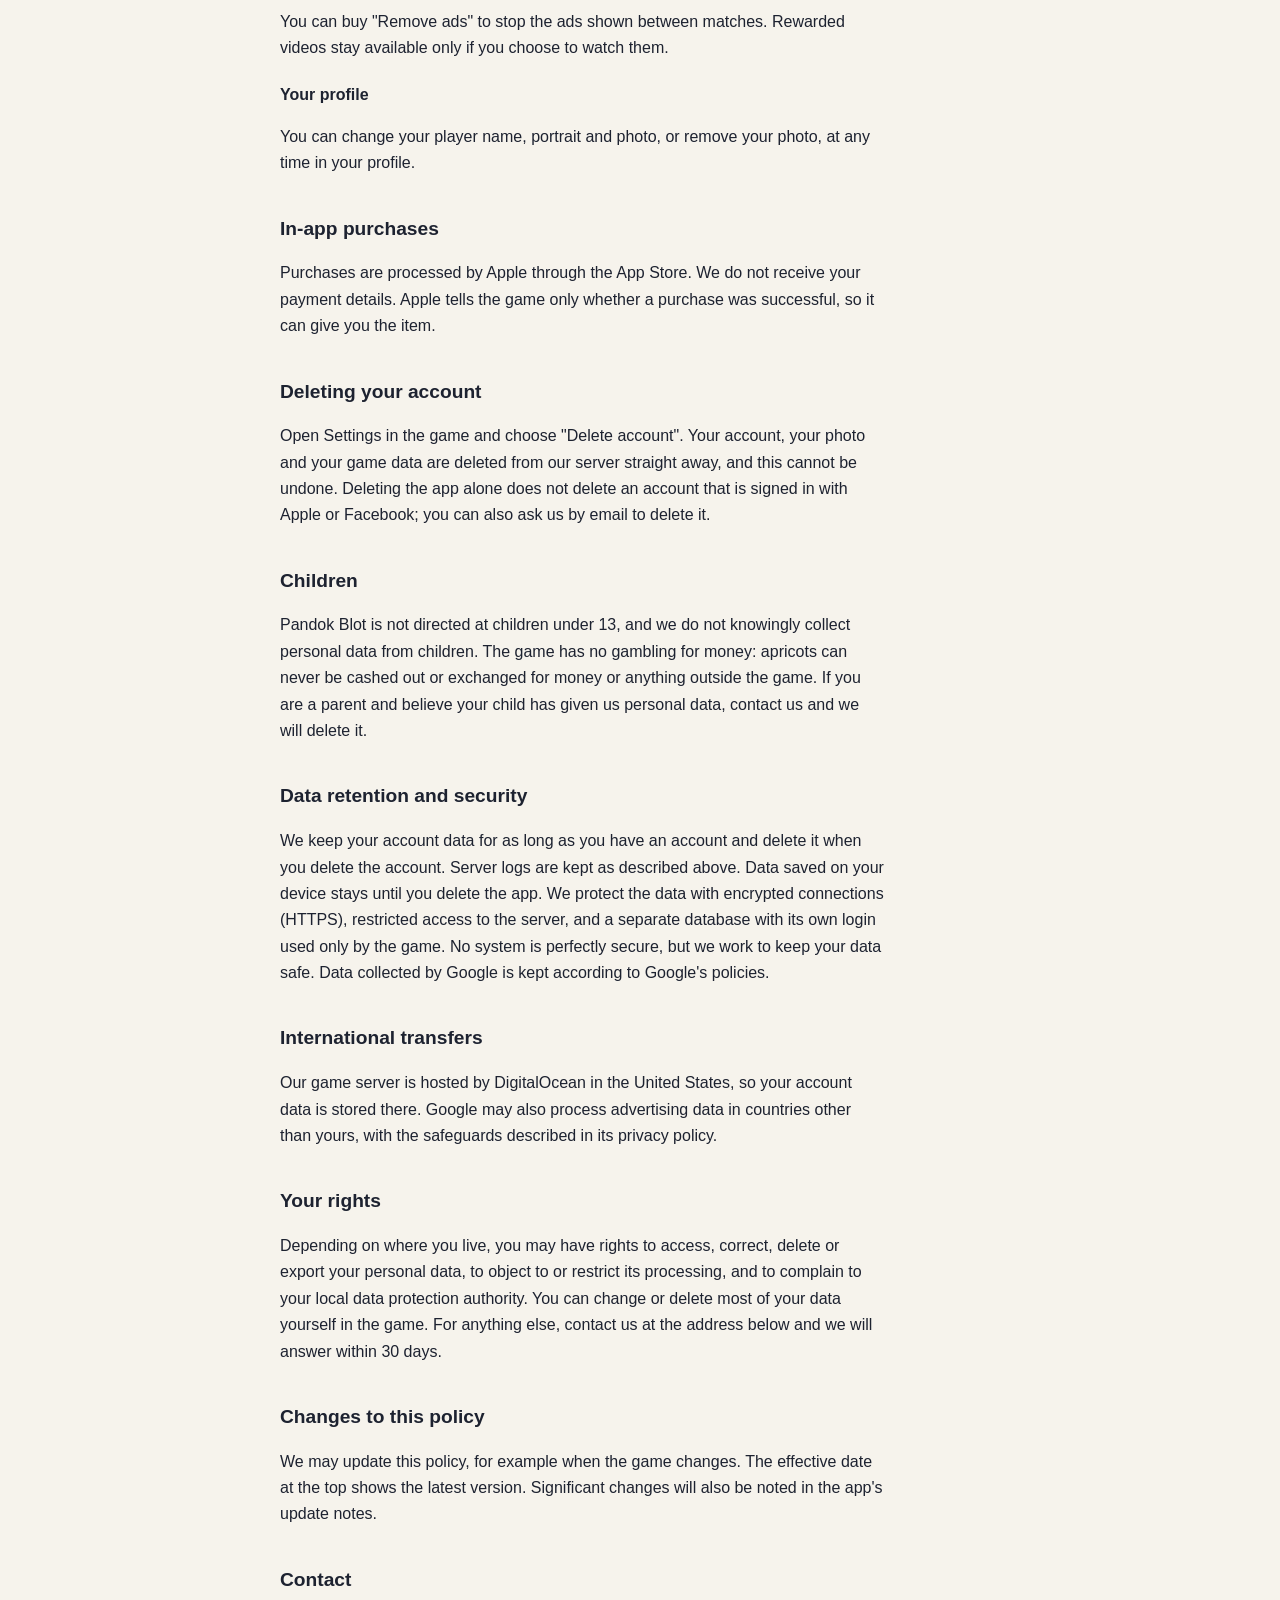
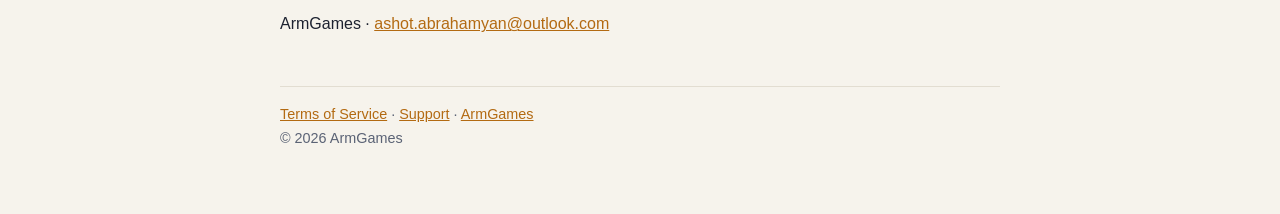
<file: pandokblot/privacy.html>
<!doctype html>
<html lang="en">
<head>
<meta charset="utf-8">
<meta name="viewport" content="width=device-width, initial-scale=1">
<title>Pandok Blot Privacy Policy</title>
<meta name="description" content="How Pandok Blot by ArmGames handles your account, game data, advertising and your privacy choices.">
<link rel="stylesheet" href="/style.css">
</head>
<body>
<div class="wrap">
	<header class="site"><span class="mark" aria-hidden="true"></span><a href="/">ArmGames</a></header>

	<h1>Pandok Blot Privacy Policy</h1>
	<p class="meta">Effective date: November 11, 2026</p>

	<p class="note">In short: to let you play online with friends, Pandok Blot keeps a small player account on our
	server: your player name, the picture you choose, your game progress and your friends. We do not ask for your email
	address, phone number or contacts, and we never sell your data. The game may show ads from Google AdMob. You can
	delete your account at any time in the game's Settings.</p>

	<h2>Who we are</h2>
	<p>Pandok Blot is a card game made by ArmGames, operated by Ashot Abrahamyan ("we", "us"). If you have any question
	about this policy or your data, contact us at
	<a href="mailto:ashot.abrahamyan@outlook.com">ashot.abrahamyan@outlook.com</a>.</p>

	<h2>Your account</h2>
	<p>You can play against the computer without an account. To play online, you get a player account in one of these
	ways:</p>
	<ul>
		<li><strong>Guest:</strong> an account created by the game, with no personal information. It lives on this
		device only: if you delete the app or lose the device, a guest account cannot be recovered.</li>
		<li><strong>Sign in with Apple:</strong> Apple gives us an anonymous user ID for our app. We do not receive or
		store your Apple email address or your real name.</li>
		<li><strong>Facebook Login:</strong> Facebook gives us your Facebook user ID for our app. We store only that ID.
		We do not read your Facebook friends and we never post to Facebook for you.</li>
	</ul>
	<p>Signing in with Apple or Facebook keeps your progress when you change or reinstall your phone.</p>

	<h2>Data we store on our server</h2>
	<ul>
		<li><strong>Profile:</strong> the player name you choose and a four-digit number added to it (for example
		"Aram #4821"), the character portrait you pick, and a profile photo if you upload one.</li>
		<li><strong>Birth year</strong>, if you give it. It is private and never shown to anyone. We use it to keep
		the game and its ads suitable for your age.</li>
		<li><strong>Game data:</strong> your level and experience points, your apricots (the game's coins) and their
		history, rewards you have collected, quests, the store items you own and use, your places on the leaderboards,
		your online match statistics and last online result, and how many online matches you have played with other
		players.</li>
		<li><strong>Friends:</strong> your friends list, friend requests and table invitations, and when you last used
		the game (your friends see whether you are online).</li>
		<li><strong>Reports:</strong> if you report a player's photo, or another player reports yours, we keep the
		report so we can review it.</li>
	</ul>
	<p>Games against the computer, your settings, saved matches and replays are kept on your device only.</p>

	<h2>What other players can see</h2>
	<p>Your player name and number, your portrait or photo, your level, your leaderboard places and your profile
	statistics are visible to other players. Your friends also see when you are online or playing. Your birth year and
	your Apple or Facebook ID are never shown.</p>

	<h2>Technical data</h2>
	<p>Like most online services, our server and its web front end keep standard logs that include your IP address, the
	time and the request made. We use them only for security and to fix problems, and normally keep them no longer than
	30 days. We do not use any analytics or crash-reporting service in the game.</p>

	<h2>How we use your data</h2>
	<p>We use the data above only to run the game: to keep your account and progress, let you play online, show
	friends, invitations and leaderboards, give rewards, keep the game fair and safe, and answer you when you contact
	us. We do not sell your data and we do not use it to build advertising profiles.</p>

	<h2>Advertising (Google AdMob)</h2>
	<p>Pandok Blot is free and may show ads provided by Google AdMob, a service of Google LLC (for users in the European
	Economic Area, the United Kingdom and Switzerland: Google Ireland Limited): sometimes a full-screen ad between
	matches, and optional "rewarded" videos that you choose to watch for free apricots.</p>
	<p>To show ads, limit how often you see them, measure their performance and prevent fraud, the Google Mobile Ads SDK
	may collect information from your device, such as:</p>
	<ul>
		<li>your IP address, which can indicate your approximate location (country or city);</li>
		<li>device and app information, such as device model, operating system version, language and app version;</li>
		<li>advertising interactions, such as which ads were shown and whether they were tapped;</li>
		<li>the Apple advertising identifier (IDFA), only if you allow tracking (see below);</li>
		<li>diagnostic data about the ad SDK's performance.</li>
	</ul>
	<p>Google processes this information under its own privacy policy. You can learn more at
	<a href="https://policies.google.com/privacy">policies.google.com/privacy</a> and
	<a href="https://policies.google.com/technologies/partner-sites">How Google uses information from sites or apps that
	use its services</a>. We do not send your player account data to Google.</p>
	<p>We limit ads in Pandok Blot to content suitable for a general audience (rated PG) and block categories such as
	dating, gambling and sexual content.</p>

	<h2>Your choices</h2>
	<h3>Tracking permission (iPhone and iPad)</h3>
	<p>iOS may ask whether Pandok Blot can track your activity across other companies' apps and websites. If you choose
	"Ask App Not to Track", the advertising identifier is not shared and you will still see ads, but they will be less
	personalized. You can change this at any time in the iOS Settings app under Privacy &amp; Security &gt; Tracking.</p>
	<h3>Users in the EEA, the United Kingdom and Switzerland</h3>
	<p>We ask for your consent before personalized ads are shown, using Google's consent form. You can accept, refuse,
	or choose specific purposes. If you do not consent, you may still see non-personalized or limited ads. You can change
	your choice at any time from the privacy option in the game's Settings.</p>
	<h3>Users in US states with privacy laws</h3>
	<p>Where state law gives you the right to opt out of the "sale" or "sharing" of personal information for targeted
	advertising, you can use the privacy option in the game's Settings to opt out.</p>
	<h3>Removing ads</h3>
	<p>You can buy "Remove ads" to stop the ads shown between matches. Rewarded videos stay available only if you choose
	to watch them.</p>
	<h3>Your profile</h3>
	<p>You can change your player name, portrait and photo, or remove your photo, at any time in your profile.</p>

	<h2>In-app purchases</h2>
	<p>Purchases are processed by Apple through the App Store. We do not receive your payment details. Apple tells the
	game only whether a purchase was successful, so it can give you the item.</p>

	<h2 id="delete">Deleting your account</h2>
	<p>Open Settings in the game and choose "Delete account". Your account, your photo and your game data are deleted
	from our server straight away, and this cannot be undone. Deleting the app alone does not delete an account that is
	signed in with Apple or Facebook; you can also ask us by email to delete it.</p>

	<h2>Children</h2>
	<p>Pandok Blot is not directed at children under 13, and we do not knowingly collect personal data from children.
	The game has no gambling for money: apricots can never be cashed out or exchanged for money or anything outside the
	game. If you are a parent and believe your child has given us personal data, contact us and we will delete it.</p>

	<h2>Data retention and security</h2>
	<p>We keep your account data for as long as you have an account and delete it when you delete the account. Server
	logs are kept as described above. Data saved on your device stays until you delete the app. We protect the data with
	encrypted connections (HTTPS), restricted access to the server, and a separate database with its own login used
	only by the game.
	No system is perfectly secure, but we work to keep your data safe. Data collected by Google is kept according to
	Google's policies.</p>

	<h2>International transfers</h2>
	<p>Our game server is hosted by DigitalOcean in the United States, so your account data is stored there. Google may
	also process advertising data in countries other than yours, with the safeguards described in its privacy
	policy.</p>

	<h2>Your rights</h2>
	<p>Depending on where you live, you may have rights to access, correct, delete or export your personal data, to
	object to or restrict its processing, and to complain to your local data protection authority. You can change or
	delete most of your data yourself in the game. For anything else, contact us at the address below and we will
	answer within 30 days.</p>

	<h2>Changes to this policy</h2>
	<p>We may update this policy, for example when the game changes. The effective date at the top shows the latest
	version. Significant changes will also be noted in the app's update notes.</p>

	<h2>Contact</h2>
	<p>ArmGames &middot; <a href="mailto:ashot.abrahamyan@outlook.com">ashot.abrahamyan@outlook.com</a></p>

	<footer>
		<a href="/pandokblot/terms.html">Terms of Service</a> &middot; <a href="/pandokblot/support.html">Support</a>
		&middot; <a href="/">ArmGames</a><br>
		&copy; 2026 ArmGames
	</footer>
</div>
</body>
</html>
</file>
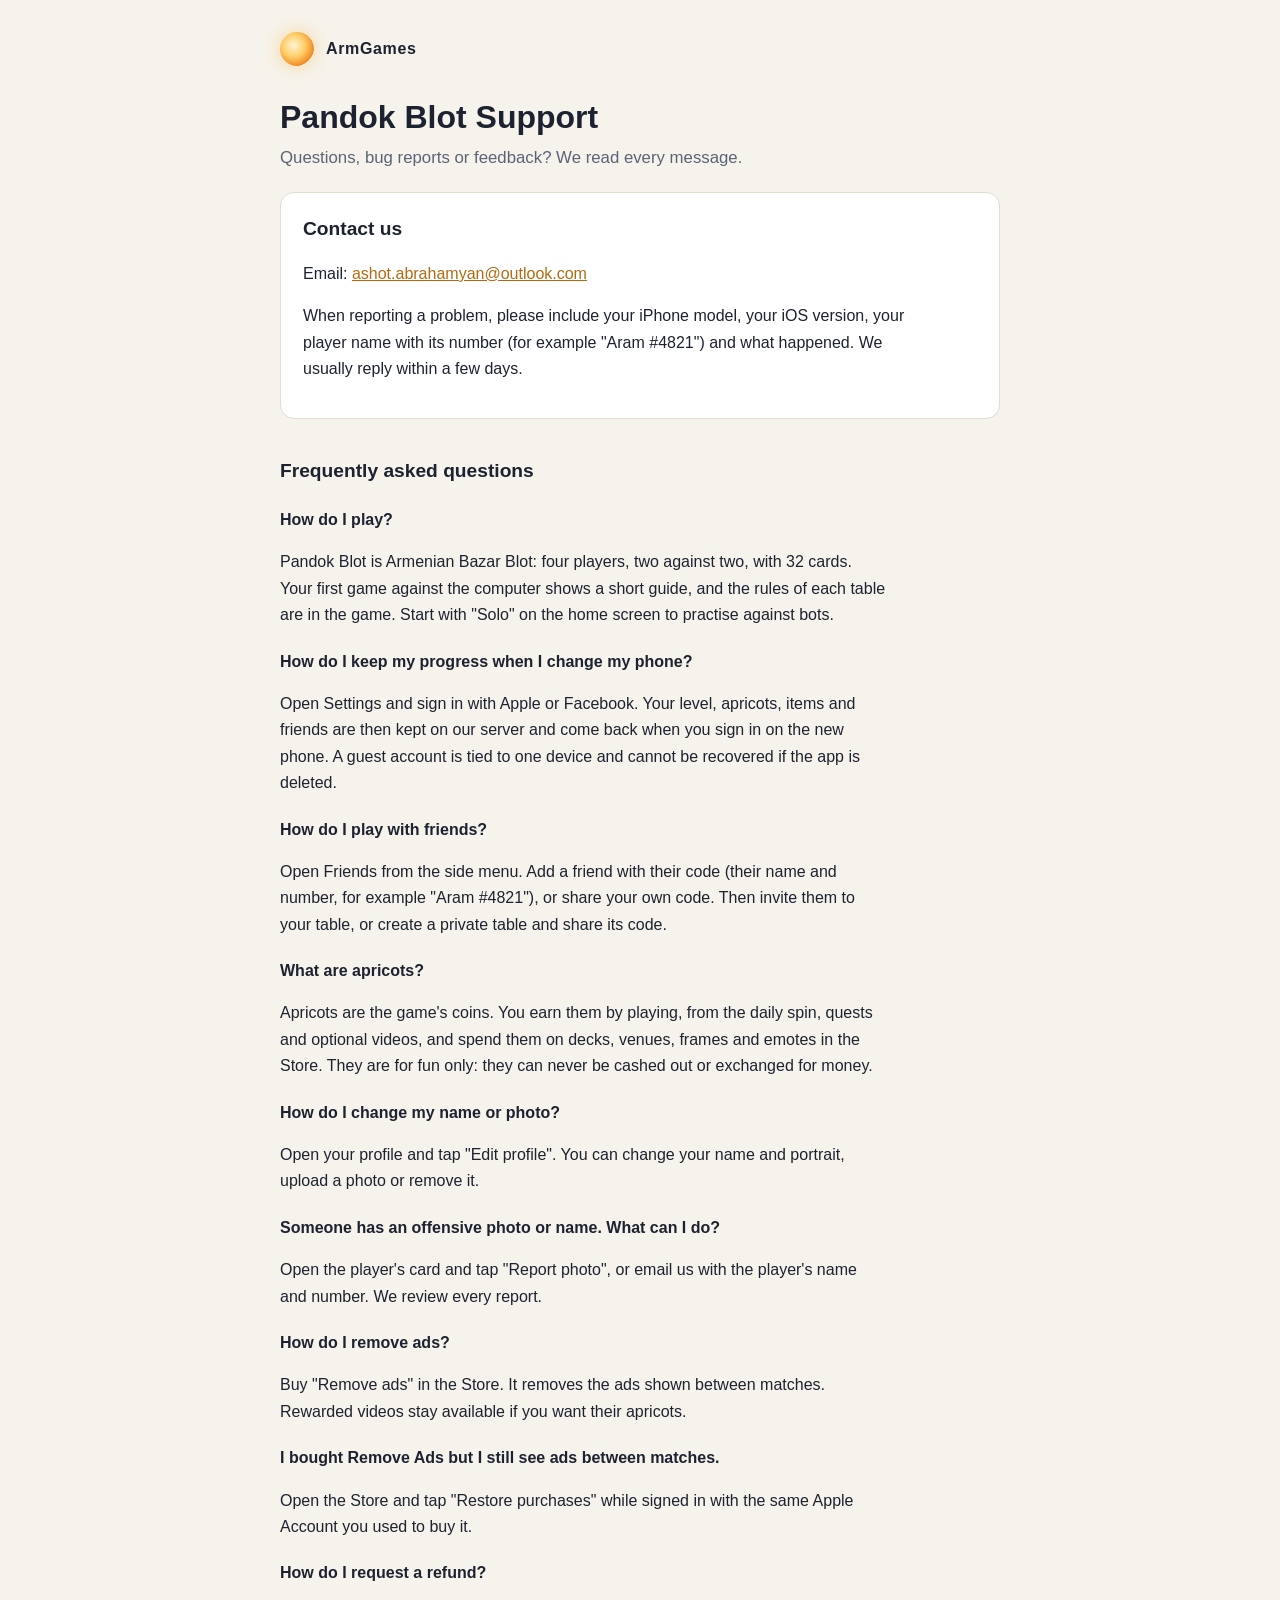
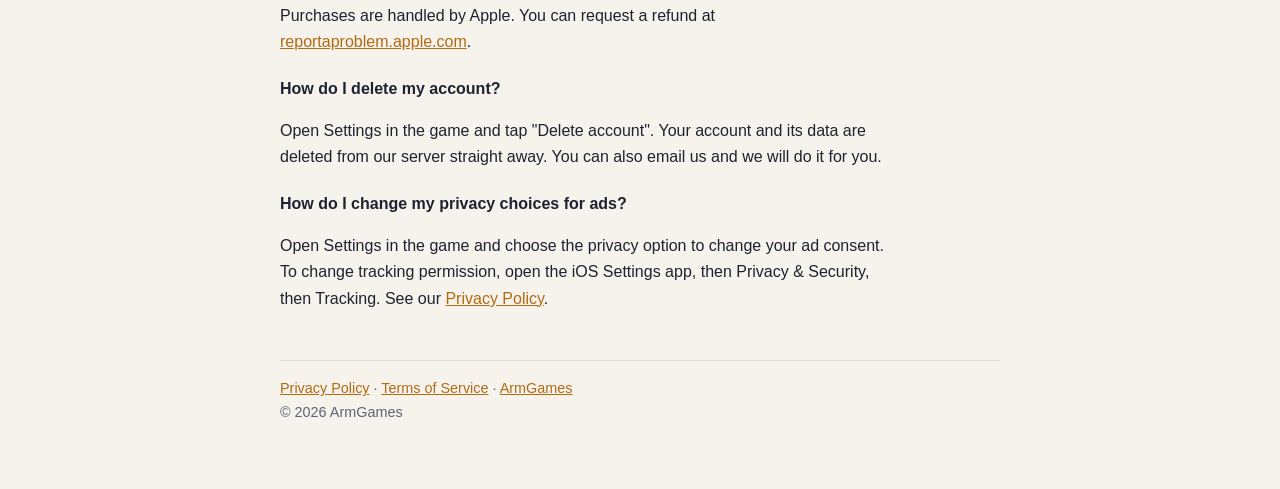
<file: pandokblot/support.html>
<!doctype html>
<html lang="en">
<head>
<meta charset="utf-8">
<meta name="viewport" content="width=device-width, initial-scale=1">
<title>Pandok Blot Support</title>
<meta name="description" content="Help and contact for Pandok Blot, the Armenian Blot card game by ArmGames.">
<link rel="stylesheet" href="/style.css">
</head>
<body>
<div class="wrap">
	<header class="site"><span class="mark" aria-hidden="true"></span><a href="/">ArmGames</a></header>

	<h1>Pandok Blot Support</h1>
	<p class="lead">Questions, bug reports or feedback? We read every message.</p>

	<section class="card">
		<h2>Contact us</h2>
		<p>Email: <a href="mailto:ashot.abrahamyan@outlook.com?subject=Pandok%20Blot%20support">ashot.abrahamyan@outlook.com</a></p>
		<p>When reporting a problem, please include your iPhone model, your iOS version, your player name with its number
		(for example "Aram #4821") and what happened. We usually reply within a few days.</p>
	</section>

	<h2>Frequently asked questions</h2>

	<h3>How do I play?</h3>
	<p>Pandok Blot is Armenian Bazar Blot: four players, two against two, with 32 cards. Your first game against the
	computer shows a short guide, and the rules of each table are in the game. Start with "Solo" on the home screen to
	practise against bots.</p>

	<h3>How do I keep my progress when I change my phone?</h3>
	<p>Open Settings and sign in with Apple or Facebook. Your level, apricots, items and friends are then kept on our
	server and come back when you sign in on the new phone. A guest account is tied to one device and cannot be
	recovered if the app is deleted.</p>

	<h3>How do I play with friends?</h3>
	<p>Open Friends from the side menu. Add a friend with their code (their name and number, for example "Aram #4821"),
	or share your own code. Then invite them to your table, or create a private table and share its code.</p>

	<h3>What are apricots?</h3>
	<p>Apricots are the game's coins. You earn them by playing, from the daily spin, quests and optional videos, and
	spend them on decks, venues, frames and emotes in the Store. They are for fun only: they can never be cashed out or
	exchanged for money.</p>

	<h3>How do I change my name or photo?</h3>
	<p>Open your profile and tap "Edit profile". You can change your name and portrait, upload a photo or remove it.</p>

	<h3>Someone has an offensive photo or name. What can I do?</h3>
	<p>Open the player's card and tap "Report photo", or email us with the player's name and number. We review every
	report.</p>

	<h3>How do I remove ads?</h3>
	<p>Buy "Remove ads" in the Store. It removes the ads shown between matches. Rewarded videos stay available if you
	want their apricots.</p>

	<h3>I bought Remove Ads but I still see ads between matches.</h3>
	<p>Open the Store and tap "Restore purchases" while signed in with the same Apple Account you used to buy it.</p>

	<h3>How do I request a refund?</h3>
	<p>Purchases are handled by Apple. You can request a refund at
	<a href="https://reportaproblem.apple.com">reportaproblem.apple.com</a>.</p>

	<h3>How do I delete my account?</h3>
	<p>Open Settings in the game and tap "Delete account". Your account and its data are deleted from our server
	straight away. You can also email us and we will do it for you.</p>

	<h3>How do I change my privacy choices for ads?</h3>
	<p>Open Settings in the game and choose the privacy option to change your ad consent. To change tracking permission,
	open the iOS Settings app, then Privacy &amp; Security, then Tracking. See our
	<a href="/pandokblot/privacy.html">Privacy Policy</a>.</p>

	<footer>
		<a href="/pandokblot/privacy.html">Privacy Policy</a> &middot; <a href="/pandokblot/terms.html">Terms of Service</a>
		&middot; <a href="/">ArmGames</a><br>
		&copy; 2026 ArmGames
	</footer>
</div>
</body>
</html>
</file>
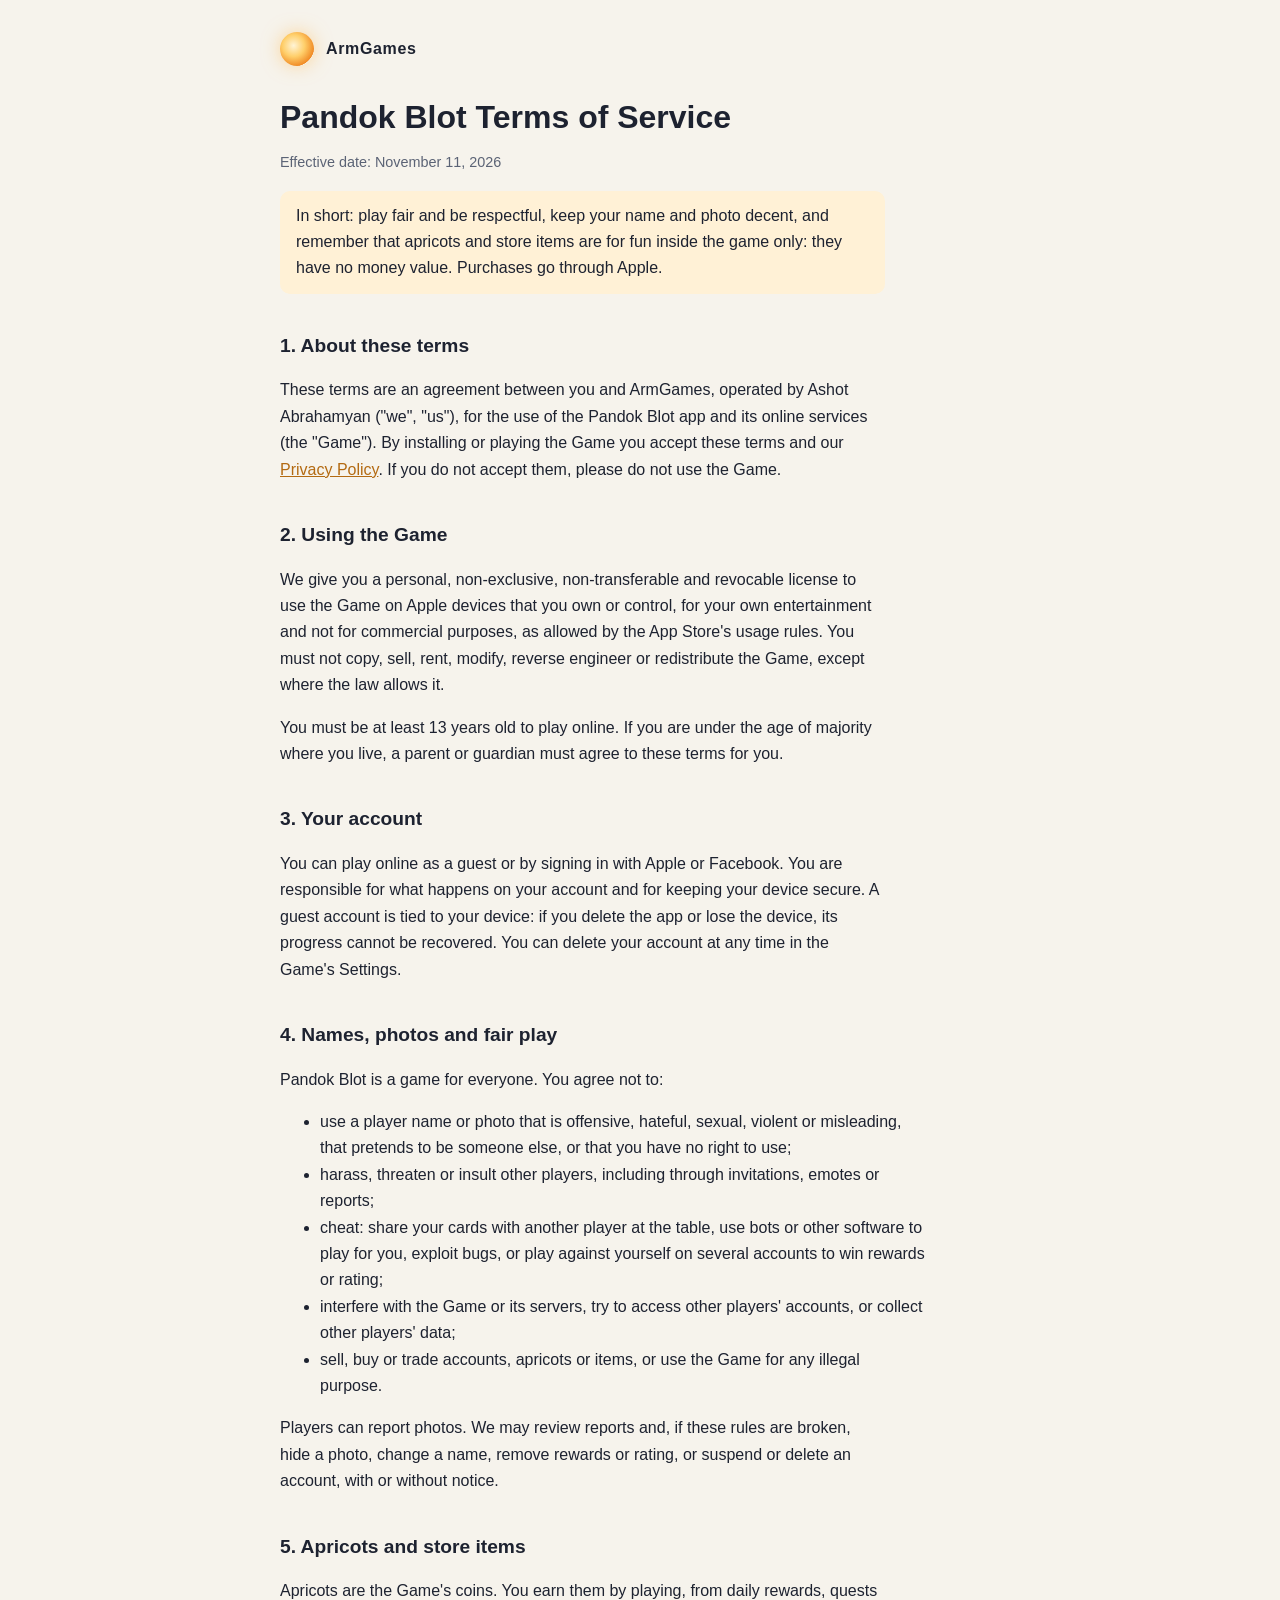
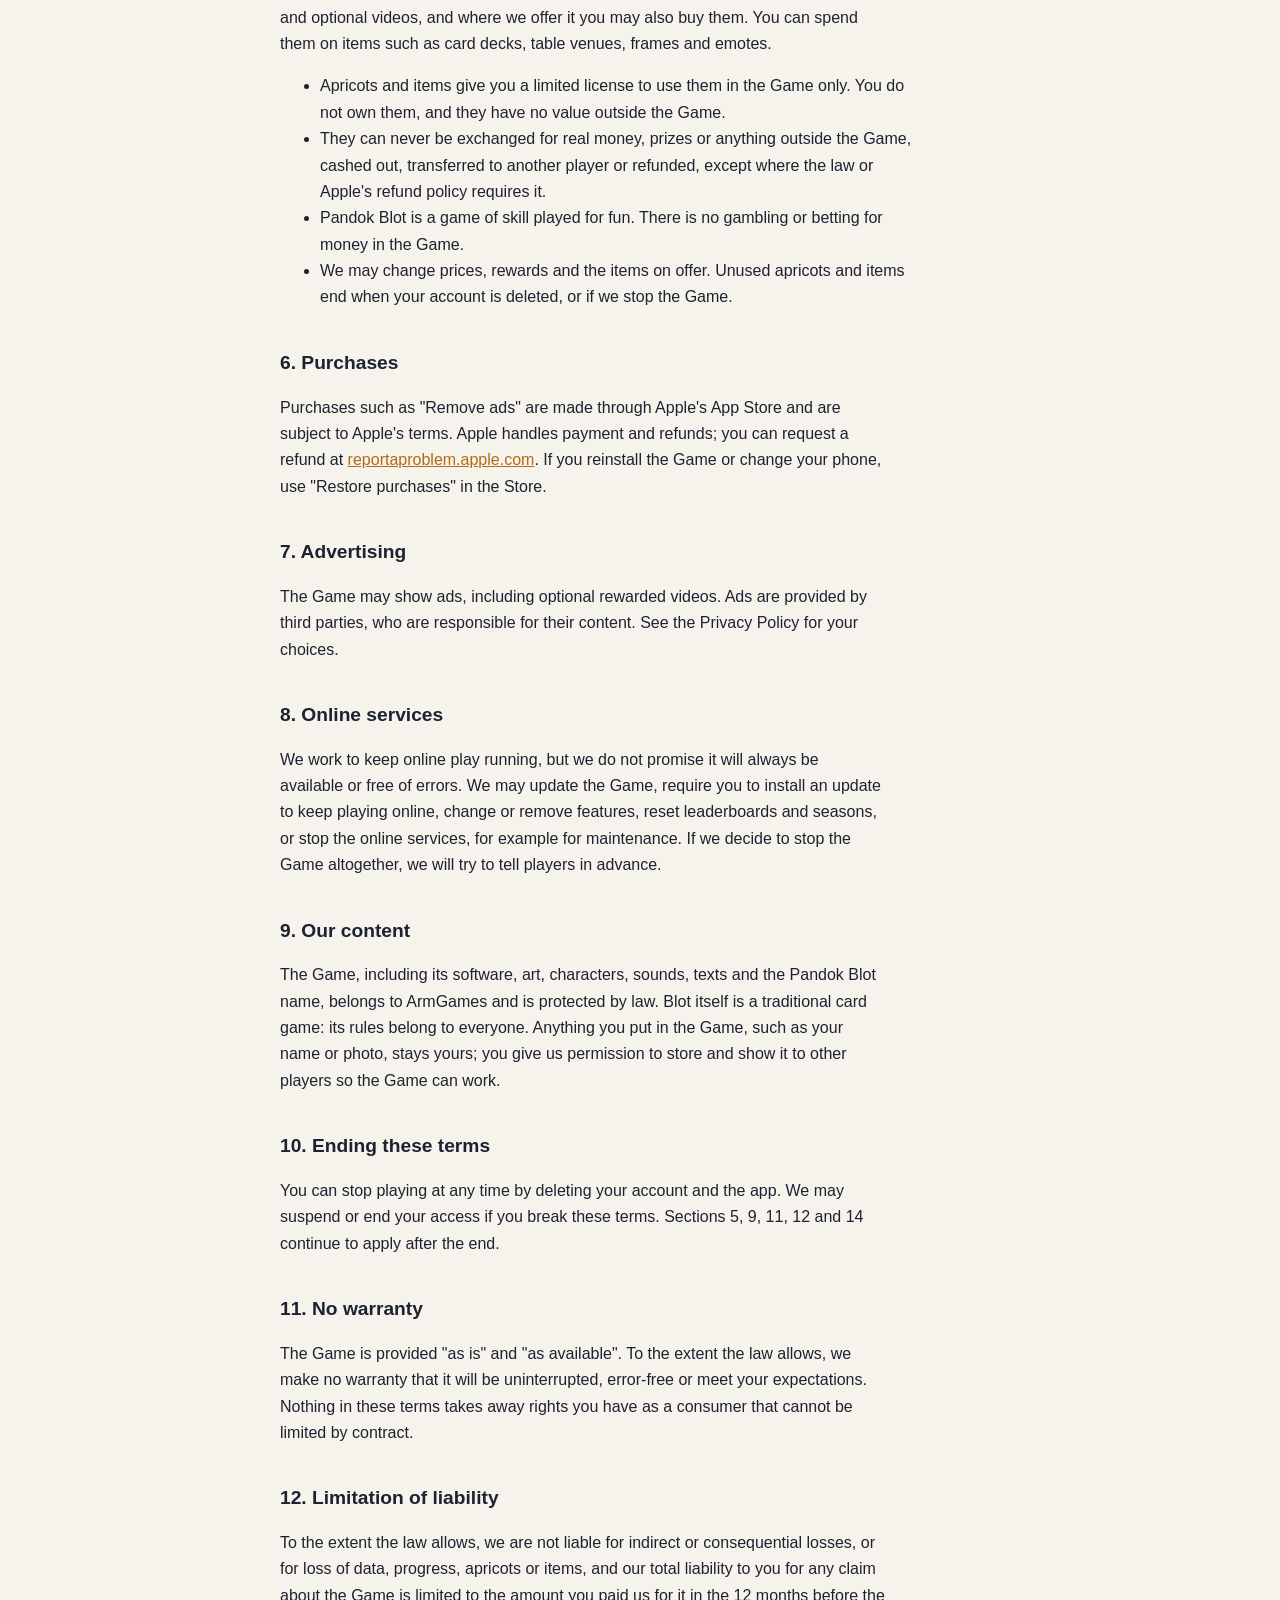
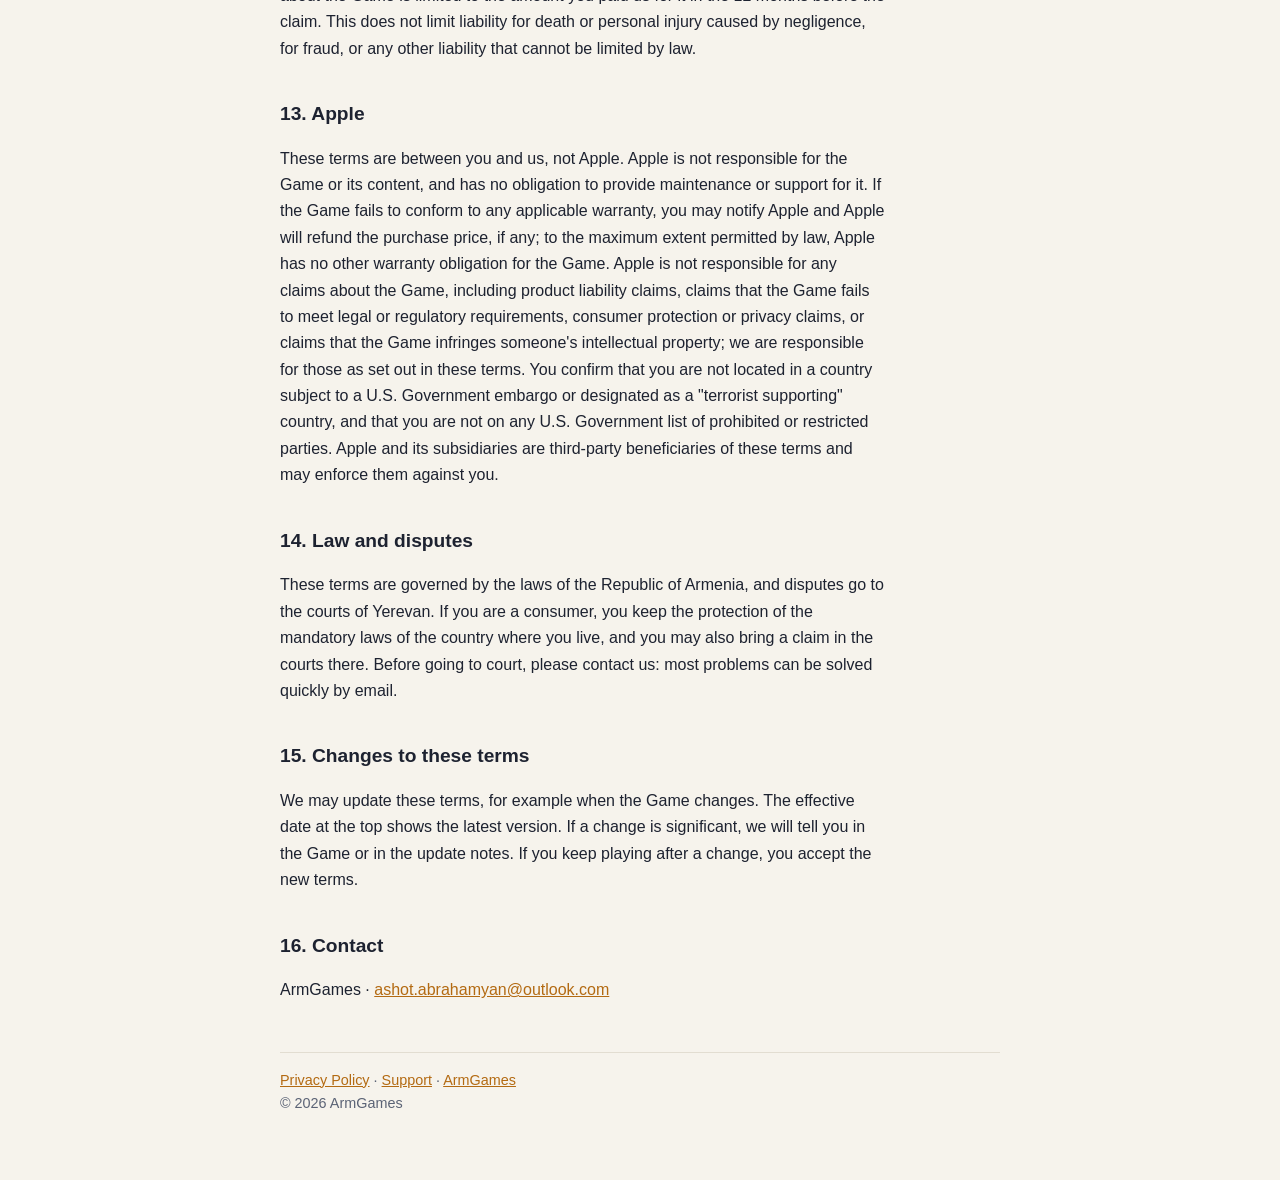
<file: pandokblot/terms.html>
<!doctype html>
<html lang="en">
<head>
<meta charset="utf-8">
<meta name="viewport" content="width=device-width, initial-scale=1">
<title>Pandok Blot Terms of Service</title>
<meta name="description" content="The terms for playing Pandok Blot, a card game by ArmGames: accounts, fair play, apricots and purchases.">
<link rel="stylesheet" href="/style.css">
</head>
<body>
<div class="wrap">
	<header class="site"><span class="mark" aria-hidden="true"></span><a href="/">ArmGames</a></header>

	<h1>Pandok Blot Terms of Service</h1>
	<p class="meta">Effective date: November 11, 2026</p>

	<p class="note">In short: play fair and be respectful, keep your name and photo decent, and remember that apricots
	and store items are for fun inside the game only: they have no money value. Purchases go through Apple.</p>

	<h2>1. About these terms</h2>
	<p>These terms are an agreement between you and ArmGames, operated by Ashot Abrahamyan ("we", "us"), for the use of
	the Pandok Blot app and its online services (the "Game"). By installing or playing the Game you accept these terms
	and our <a href="/pandokblot/privacy.html">Privacy Policy</a>. If you do not accept them, please do not use the
	Game.</p>

	<h2>2. Using the Game</h2>
	<p>We give you a personal, non-exclusive, non-transferable and revocable license to use the Game on Apple devices
	that you own or control, for your own entertainment and not for commercial purposes, as allowed by the App Store's
	usage rules. You must not copy, sell, rent, modify, reverse engineer or redistribute the Game, except where the law
	allows it.</p>
	<p>You must be at least 13 years old to play online. If you are under the age of majority where you live, a parent
	or guardian must agree to these terms for you.</p>

	<h2>3. Your account</h2>
	<p>You can play online as a guest or by signing in with Apple or Facebook. You are responsible for what happens on
	your account and for keeping your device secure. A guest account is tied to your device: if you delete the app or
	lose the device, its progress cannot be recovered. You can delete your account at any time in the Game's
	Settings.</p>

	<h2>4. Names, photos and fair play</h2>
	<p>Pandok Blot is a game for everyone. You agree not to:</p>
	<ul>
		<li>use a player name or photo that is offensive, hateful, sexual, violent or misleading, that pretends to be
		someone else, or that you have no right to use;</li>
		<li>harass, threaten or insult other players, including through invitations, emotes or reports;</li>
		<li>cheat: share your cards with another player at the table, use bots or other software to play for you,
		exploit bugs, or play against yourself on several accounts to win rewards or rating;</li>
		<li>interfere with the Game or its servers, try to access other players' accounts, or collect other players'
		data;</li>
		<li>sell, buy or trade accounts, apricots or items, or use the Game for any illegal purpose.</li>
	</ul>
	<p>Players can report photos. We may review reports and, if these rules are broken, hide a photo, change a name,
	remove rewards or rating, or suspend or delete an account, with or without notice.</p>

	<h2>5. Apricots and store items</h2>
	<p>Apricots are the Game's coins. You earn them by playing, from daily rewards, quests and optional videos, and
	where we offer it you may also buy them. You can spend them on items such as card decks, table venues, frames and
	emotes.</p>
	<ul>
		<li>Apricots and items give you a limited license to use them in the Game only. You do not own them, and they
		have no value outside the Game.</li>
		<li>They can never be exchanged for real money, prizes or anything outside the Game, cashed out, transferred to
		another player or refunded, except where the law or Apple's refund policy requires it.</li>
		<li>Pandok Blot is a game of skill played for fun. There is no gambling or betting for money in the Game.</li>
		<li>We may change prices, rewards and the items on offer. Unused apricots and items end when your account is
		deleted, or if we stop the Game.</li>
	</ul>

	<h2>6. Purchases</h2>
	<p>Purchases such as "Remove ads" are made through Apple's App Store and are subject to Apple's terms. Apple handles
	payment and refunds; you can request a refund at <a href="https://reportaproblem.apple.com">reportaproblem.apple.com</a>.
	If you reinstall the Game or change your phone, use "Restore purchases" in the Store.</p>

	<h2>7. Advertising</h2>
	<p>The Game may show ads, including optional rewarded videos. Ads are provided by third parties, who are responsible
	for their content. See the Privacy Policy for your choices.</p>

	<h2>8. Online services</h2>
	<p>We work to keep online play running, but we do not promise it will always be available or free of errors. We may
	update the Game, require you to install an update to keep playing online, change or remove features, reset
	leaderboards and seasons, or stop the online services, for example for maintenance. If we decide to stop the Game
	altogether, we will try to tell players in advance.</p>

	<h2>9. Our content</h2>
	<p>The Game, including its software, art, characters, sounds, texts and the Pandok Blot name, belongs to ArmGames
	and is protected by law. Blot itself is a traditional card game: its rules belong to everyone. Anything you put in
	the Game, such as your name or photo, stays yours; you give us permission to store and show it to other players so
	the Game can work.</p>

	<h2>10. Ending these terms</h2>
	<p>You can stop playing at any time by deleting your account and the app. We may suspend or end your access if you
	break these terms. Sections 5, 9, 11, 12 and 14 continue to apply after the end.</p>

	<h2>11. No warranty</h2>
	<p>The Game is provided "as is" and "as available". To the extent the law allows, we make no warranty that it will
	be uninterrupted, error-free or meet your expectations. Nothing in these terms takes away rights you have as a
	consumer that cannot be limited by contract.</p>

	<h2>12. Limitation of liability</h2>
	<p>To the extent the law allows, we are not liable for indirect or consequential losses, or for loss of data,
	progress, apricots or items, and our total liability to you for any claim about the Game is limited to the amount
	you paid us for it in the 12 months before the claim. This does not limit liability for death or personal injury
	caused by negligence, for fraud, or any other liability that cannot be limited by law.</p>

	<h2>13. Apple</h2>
	<p>These terms are between you and us, not Apple. Apple is not responsible for the Game or its content, and has no
	obligation to provide maintenance or support for it. If the Game fails to conform to any applicable warranty, you
	may notify Apple and Apple will refund the purchase price, if any; to the maximum extent permitted by law, Apple has
	no other warranty obligation for the Game. Apple is not responsible for any claims about the Game, including product
	liability claims, claims that the Game fails to meet legal or regulatory requirements, consumer protection or
	privacy claims, or claims that the Game infringes someone's intellectual property; we are responsible for those as
	set out in these terms. You confirm that you are not located in a country subject to a U.S. Government embargo or
	designated as a "terrorist supporting" country, and that you are not on any U.S. Government list of prohibited or
	restricted parties. Apple and its subsidiaries are third-party beneficiaries of these terms and may enforce them
	against you.</p>

	<h2>14. Law and disputes</h2>
	<p>These terms are governed by the laws of the Republic of Armenia, and disputes go to the courts of Yerevan. If you
	are a consumer, you keep the protection of the mandatory laws of the country where you live, and you may also bring
	a claim in the courts there. Before going to court, please contact us: most problems can be solved quickly by
	email.</p>

	<h2>15. Changes to these terms</h2>
	<p>We may update these terms, for example when the Game changes. The effective date at the top shows the latest
	version. If a change is significant, we will tell you in the Game or in the update notes. If you keep playing after
	a change, you accept the new terms.</p>

	<h2>16. Contact</h2>
	<p>ArmGames &middot; <a href="mailto:ashot.abrahamyan@outlook.com">ashot.abrahamyan@outlook.com</a></p>

	<footer>
		<a href="/pandokblot/privacy.html">Privacy Policy</a> &middot; <a href="/pandokblot/support.html">Support</a>
		&middot; <a href="/">ArmGames</a><br>
		&copy; 2026 ArmGames
	</footer>
</div>
</body>
</html>
</file>
<file: style.css>
:root {
	--bg: #f6f3ec;
	--surface: #ffffff;
	--text: #1d2230;
	--muted: #5b6375;
	--line: #e2ddd1;
	--accent: #b36a12;
	--accent-soft: #fff1d6;
	color-scheme: light;
}
@media (prefers-color-scheme: dark) {
	:root {
		--bg: #0b1020;
		--surface: #121a2e;
		--text: #f3ead7;
		--muted: #a3abbd;
		--line: #26314a;
		--accent: #ffcf6b;
		--accent-soft: #2a2414;
		color-scheme: dark;
	}
}
* { box-sizing: border-box; }
html { -webkit-text-size-adjust: 100%; }
body {
	margin: 0;
	background: var(--bg);
	color: var(--text);
	font: 16px/1.65 -apple-system, BlinkMacSystemFont, "Segoe UI", Roboto, "Helvetica Neue", Arial, sans-serif;
}
.wrap { max-width: 760px; margin: 0 auto; padding: 32px 20px 64px; }
header.site { display: flex; align-items: center; gap: 12px; margin-bottom: 32px; }
header.site a { color: inherit; text-decoration: none; font-weight: 700; letter-spacing: 0.04em; }
.mark {
	width: 34px; height: 34px; border-radius: 50%;
	background: radial-gradient(circle at 40% 40%, #fff4d6 0, #ffcf6b 38%, #f08a24 72%, transparent 74%);
	box-shadow: 0 0 18px rgba(255, 190, 90, 0.55);
	flex: none;
}
h1 { font-size: 2rem; line-height: 1.2; margin: 0 0 8px; text-wrap: balance; }
h2 { font-size: 1.2rem; margin: 36px 0 8px; }
h3 { font-size: 1rem; margin: 20px 0 4px; }
p, li { max-width: 68ch; }
.lead { color: var(--muted); font-size: 1.05rem; margin-top: 0; }
a { color: var(--accent); }
.card {
	background: var(--surface);
	border: 1px solid var(--line);
	border-radius: 14px;
	padding: 20px 22px;
	margin: 20px 0;
}
.card h2 { margin-top: 0; }
.note { background: var(--accent-soft); border-radius: 10px; padding: 12px 16px; }
.links { display: flex; flex-wrap: wrap; gap: 10px 20px; padding: 0; list-style: none; }
.meta { color: var(--muted); font-size: 0.9rem; }
footer { margin-top: 48px; padding-top: 16px; border-top: 1px solid var(--line); color: var(--muted); font-size: 0.9rem; }
code { font-size: 0.92em; overflow-wrap: anywhere; }
</file>
